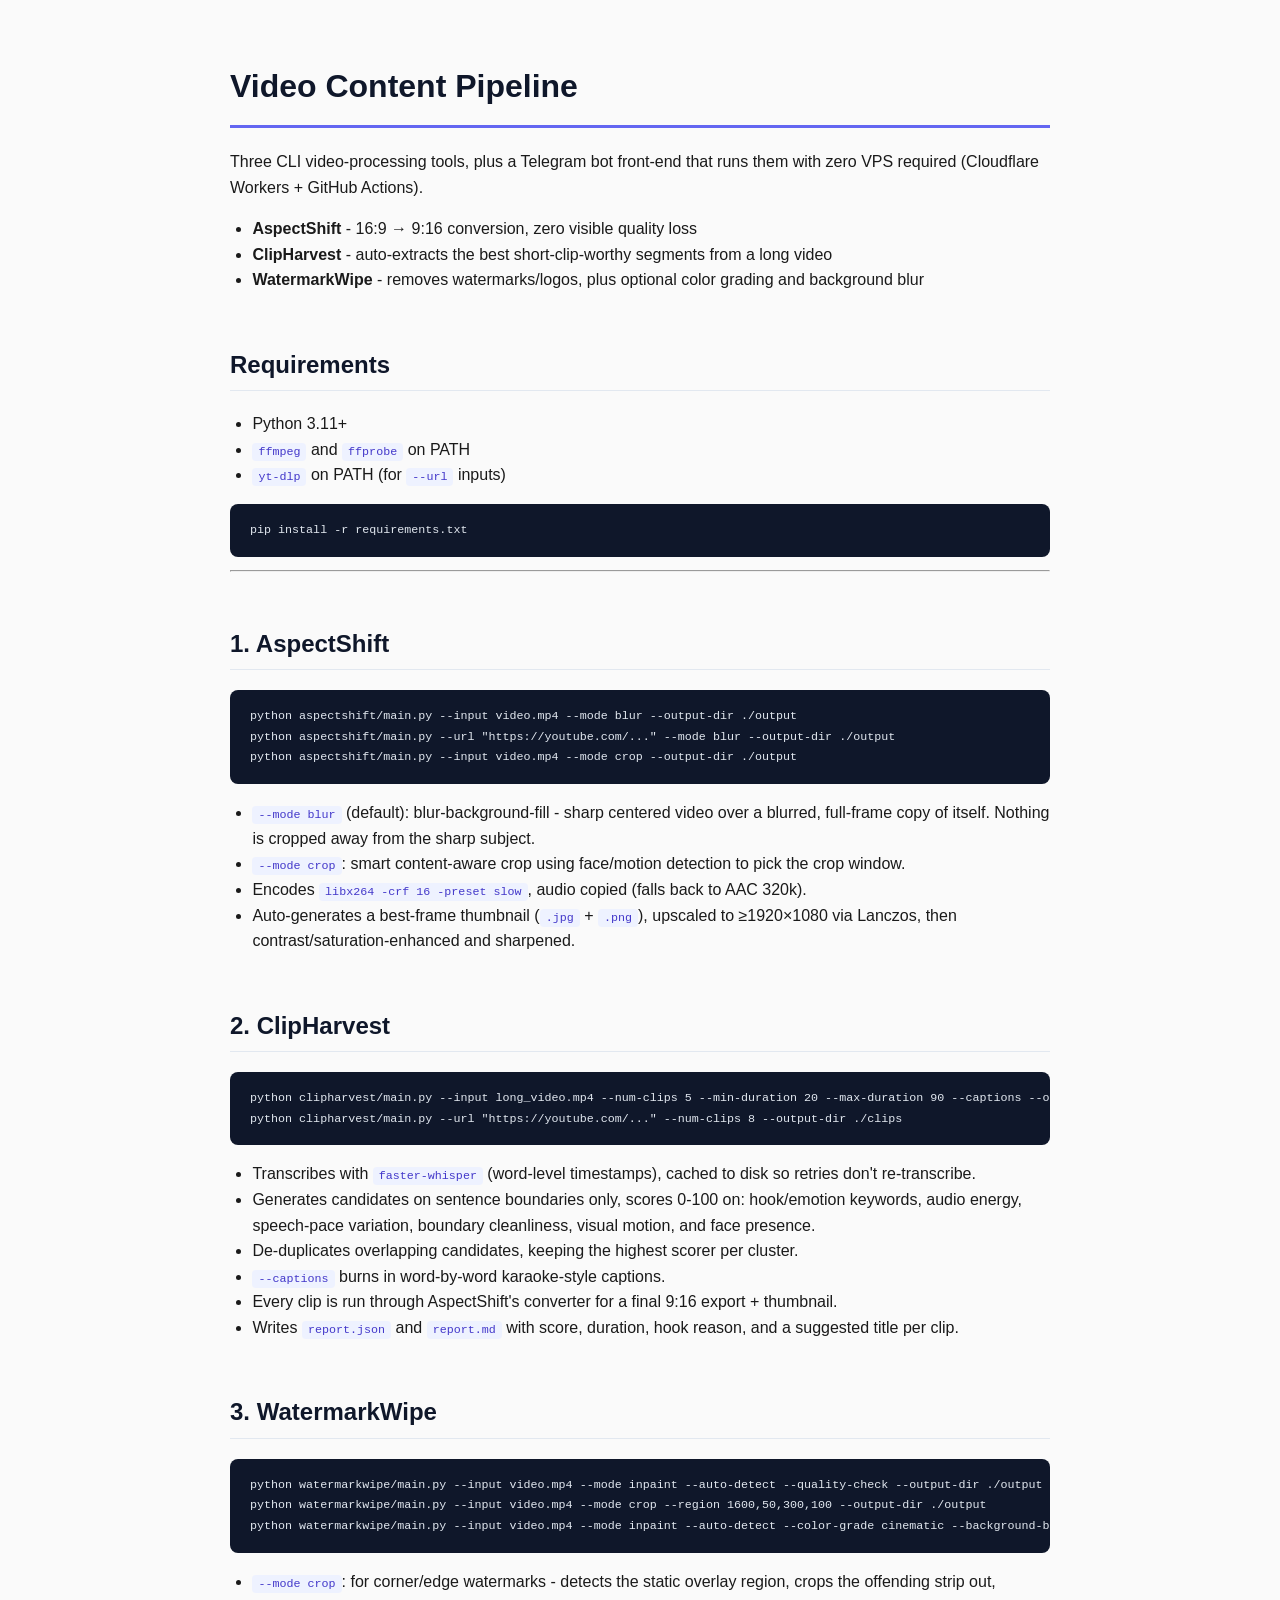
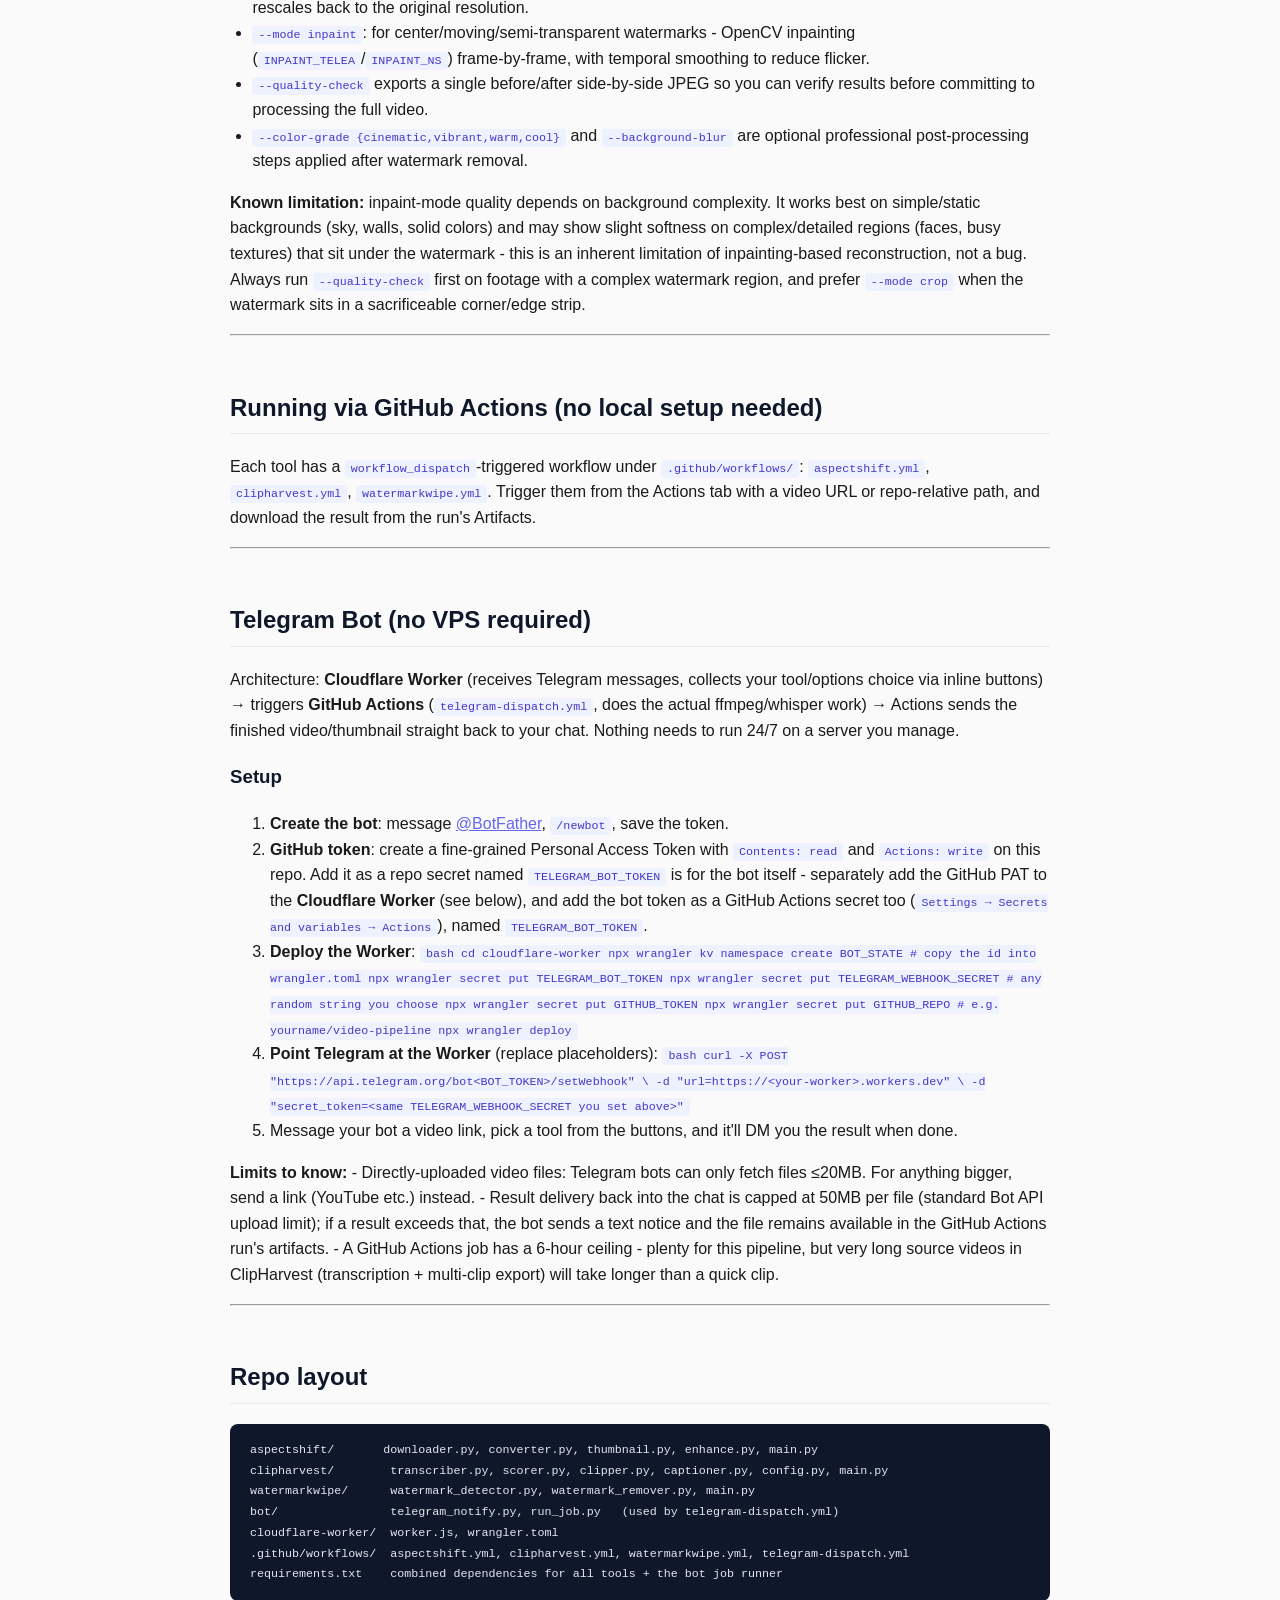
<file: docs/index.html>
<!DOCTYPE html>
<html lang="en">
<head>
<meta charset="UTF-8">
<meta name="viewport" content="width=device-width, initial-scale=1.0">
<title>Video Content Pipeline — Docs</title>
<style>
  body { font-family: -apple-system, BlinkMacSystemFont, "Segoe UI", Roboto, sans-serif; max-width: 820px; margin: 0 auto; padding: 40px 20px 80px; line-height: 1.6; color: #1a1a1a; background: #fafafa; }
  h1, h2, h3 { color: #0f172a; }
  h1 { border-bottom: 3px solid #6366f1; padding-bottom: 12px; }
  h2 { margin-top: 2.2em; border-bottom: 1px solid #e2e8f0; padding-bottom: 6px; }
  code { background: #eef2ff; color: #4338ca; padding: 2px 6px; border-radius: 4px; font-size: 0.9em; }
  pre { background: #0f172a; color: #e2e8f0; padding: 16px 20px; border-radius: 8px; overflow-x: auto; }
  pre code { background: none; color: inherit; padding: 0; }
  a { color: #6366f1; }
  ul { padding-left: 1.4em; }
</style>
</head>
<body>
<h1>Video Content Pipeline</h1>
<p>Three CLI video-processing tools, plus a Telegram bot front-end that runs them
with zero VPS required (Cloudflare Workers + GitHub Actions).</p>
<ul>
<li><strong>AspectShift</strong> - 16:9 → 9:16 conversion, zero visible quality loss</li>
<li><strong>ClipHarvest</strong> - auto-extracts the best short-clip-worthy segments from a long video</li>
<li><strong>WatermarkWipe</strong> - removes watermarks/logos, plus optional color grading and background blur</li>
</ul>
<h2>Requirements</h2>
<ul>
<li>Python 3.11+</li>
<li><code>ffmpeg</code> and <code>ffprobe</code> on PATH</li>
<li><code>yt-dlp</code> on PATH (for <code>--url</code> inputs)</li>
</ul>
<pre><code class="language-bash">pip install -r requirements.txt
</code></pre>
<hr />
<h2>1. AspectShift</h2>
<pre><code class="language-bash">python aspectshift/main.py --input video.mp4 --mode blur --output-dir ./output
python aspectshift/main.py --url &quot;https://youtube.com/...&quot; --mode blur --output-dir ./output
python aspectshift/main.py --input video.mp4 --mode crop --output-dir ./output
</code></pre>
<ul>
<li><code>--mode blur</code> (default): blur-background-fill - sharp centered video over a blurred, full-frame
  copy of itself. Nothing is cropped away from the sharp subject.</li>
<li><code>--mode crop</code>: smart content-aware crop using face/motion detection to pick the crop window.</li>
<li>Encodes <code>libx264 -crf 16 -preset slow</code>, audio copied (falls back to AAC 320k).</li>
<li>Auto-generates a best-frame thumbnail (<code>.jpg</code> + <code>.png</code>), upscaled to ≥1920×1080 via Lanczos, then
  contrast/saturation-enhanced and sharpened.</li>
</ul>
<h2>2. ClipHarvest</h2>
<pre><code class="language-bash">python clipharvest/main.py --input long_video.mp4 --num-clips 5 --min-duration 20 --max-duration 90 --captions --output-dir ./clips
python clipharvest/main.py --url &quot;https://youtube.com/...&quot; --num-clips 8 --output-dir ./clips
</code></pre>
<ul>
<li>Transcribes with <code>faster-whisper</code> (word-level timestamps), cached to disk so retries don't
  re-transcribe.</li>
<li>Generates candidates on sentence boundaries only, scores 0-100 on: hook/emotion keywords, audio
  energy, speech-pace variation, boundary cleanliness, visual motion, and face presence.</li>
<li>De-duplicates overlapping candidates, keeping the highest scorer per cluster.</li>
<li><code>--captions</code> burns in word-by-word karaoke-style captions.</li>
<li>Every clip is run through AspectShift's converter for a final 9:16 export + thumbnail.</li>
<li>Writes <code>report.json</code> and <code>report.md</code> with score, duration, hook reason, and a suggested title per clip.</li>
</ul>
<h2>3. WatermarkWipe</h2>
<pre><code class="language-bash">python watermarkwipe/main.py --input video.mp4 --mode inpaint --auto-detect --quality-check --output-dir ./output
python watermarkwipe/main.py --input video.mp4 --mode crop --region 1600,50,300,100 --output-dir ./output
python watermarkwipe/main.py --input video.mp4 --mode inpaint --auto-detect --color-grade cinematic --background-blur --output-dir ./output
</code></pre>
<ul>
<li><code>--mode crop</code>: for corner/edge watermarks - detects the static overlay region, crops the offending
  strip out, rescales back to the original resolution.</li>
<li><code>--mode inpaint</code>: for center/moving/semi-transparent watermarks - OpenCV inpainting
  (<code>INPAINT_TELEA</code>/<code>INPAINT_NS</code>) frame-by-frame, with temporal smoothing to reduce flicker.</li>
<li><code>--quality-check</code> exports a single before/after side-by-side JPEG so you can verify results
  before committing to processing the full video.</li>
<li><code>--color-grade {cinematic,vibrant,warm,cool}</code> and <code>--background-blur</code> are optional professional
  post-processing steps applied after watermark removal.</li>
</ul>
<p><strong>Known limitation:</strong> inpaint-mode quality depends on background complexity. It works best on
simple/static backgrounds (sky, walls, solid colors) and may show slight softness on complex/detailed
regions (faces, busy textures) that sit under the watermark - this is an inherent limitation of
inpainting-based reconstruction, not a bug. Always run <code>--quality-check</code> first on footage with a
complex watermark region, and prefer <code>--mode crop</code> when the watermark sits in a sacrificeable
corner/edge strip.</p>
<hr />
<h2>Running via GitHub Actions (no local setup needed)</h2>
<p>Each tool has a <code>workflow_dispatch</code>-triggered workflow under <code>.github/workflows/</code>:
<code>aspectshift.yml</code>, <code>clipharvest.yml</code>, <code>watermarkwipe.yml</code>. Trigger them from the Actions tab with
a video URL or repo-relative path, and download the result from the run's Artifacts.</p>
<hr />
<h2>Telegram Bot (no VPS required)</h2>
<p>Architecture: <strong>Cloudflare Worker</strong> (receives Telegram messages, collects your tool/options choice
via inline buttons) → triggers <strong>GitHub Actions</strong> (<code>telegram-dispatch.yml</code>, does the actual
ffmpeg/whisper work) → Actions sends the finished video/thumbnail straight back to your chat.
Nothing needs to run 24/7 on a server you manage.</p>
<h3>Setup</h3>
<ol>
<li><strong>Create the bot</strong>: message <a href="https://t.me/BotFather">@BotFather</a>, <code>/newbot</code>, save the token.</li>
<li><strong>GitHub token</strong>: create a fine-grained Personal Access Token with <code>Contents: read</code> and
   <code>Actions: write</code> on this repo. Add it as a repo secret named <code>TELEGRAM_BOT_TOKEN</code> is for the
   bot itself - separately add the GitHub PAT to the <strong>Cloudflare Worker</strong> (see below), and add
   the bot token as a GitHub Actions secret too (<code>Settings → Secrets and variables → Actions</code>),
   named <code>TELEGRAM_BOT_TOKEN</code>.</li>
<li><strong>Deploy the Worker</strong>:
   <code>bash
   cd cloudflare-worker
   npx wrangler kv namespace create BOT_STATE   # copy the id into wrangler.toml
   npx wrangler secret put TELEGRAM_BOT_TOKEN
   npx wrangler secret put TELEGRAM_WEBHOOK_SECRET   # any random string you choose
   npx wrangler secret put GITHUB_TOKEN
   npx wrangler secret put GITHUB_REPO               # e.g. yourname/video-pipeline
   npx wrangler deploy</code></li>
<li><strong>Point Telegram at the Worker</strong> (replace placeholders):
   <code>bash
   curl -X POST "https://api.telegram.org/bot&lt;BOT_TOKEN&gt;/setWebhook" \
     -d "url=https://&lt;your-worker&gt;.workers.dev" \
     -d "secret_token=&lt;same TELEGRAM_WEBHOOK_SECRET you set above&gt;"</code></li>
<li>Message your bot a video link, pick a tool from the buttons, and it'll DM you the result when done.</li>
</ol>
<p><strong>Limits to know:</strong>
- Directly-uploaded video files: Telegram bots can only fetch files ≤20MB. For anything bigger,
  send a link (YouTube etc.) instead.
- Result delivery back into the chat is capped at 50MB per file (standard Bot API upload limit); if
  a result exceeds that, the bot sends a text notice and the file remains available in the GitHub
  Actions run's artifacts.
- A GitHub Actions job has a 6-hour ceiling - plenty for this pipeline, but very long source videos
  in ClipHarvest (transcription + multi-clip export) will take longer than a quick clip.</p>
<hr />
<h2>Repo layout</h2>
<pre><code>aspectshift/       downloader.py, converter.py, thumbnail.py, enhance.py, main.py
clipharvest/        transcriber.py, scorer.py, clipper.py, captioner.py, config.py, main.py
watermarkwipe/      watermark_detector.py, watermark_remover.py, main.py
bot/                telegram_notify.py, run_job.py   (used by telegram-dispatch.yml)
cloudflare-worker/  worker.js, wrangler.toml
.github/workflows/  aspectshift.yml, clipharvest.yml, watermarkwipe.yml, telegram-dispatch.yml
requirements.txt    combined dependencies for all tools + the bot job runner
</code></pre>
</body>
</html>
</file>
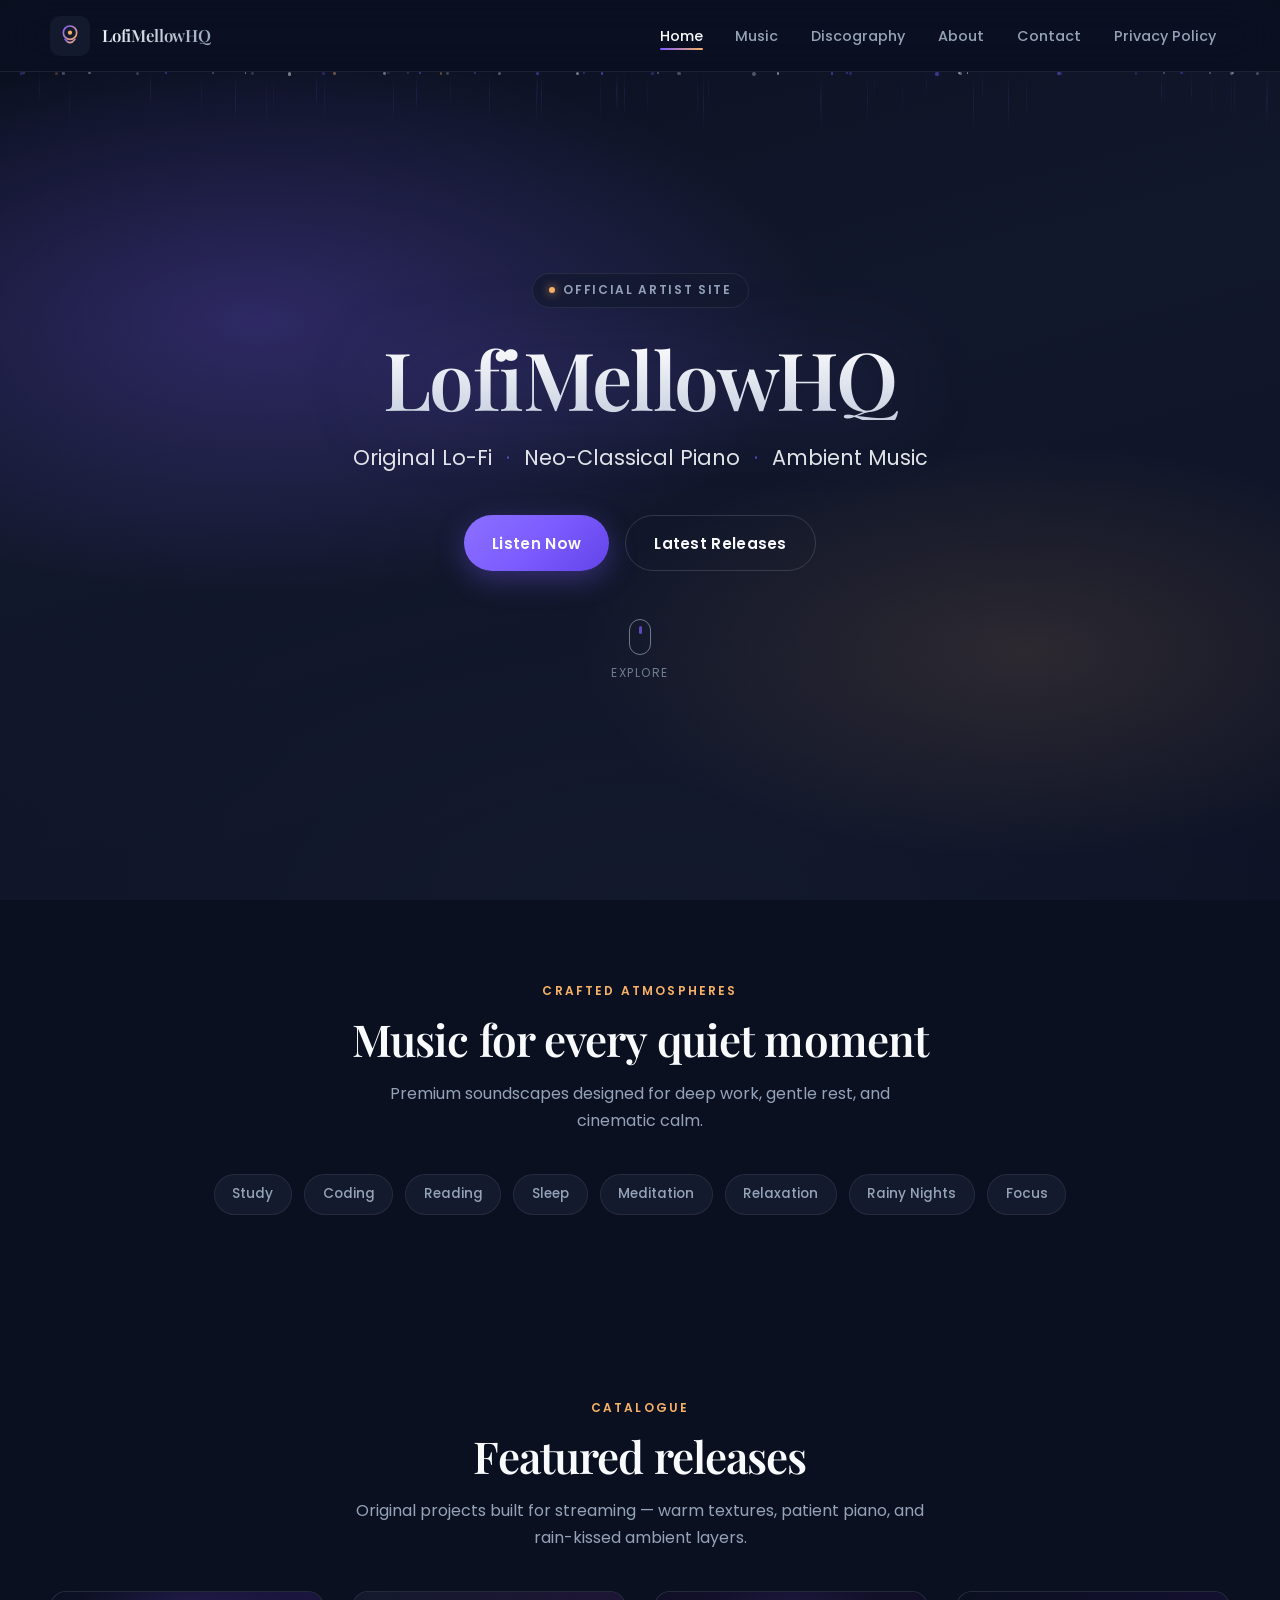
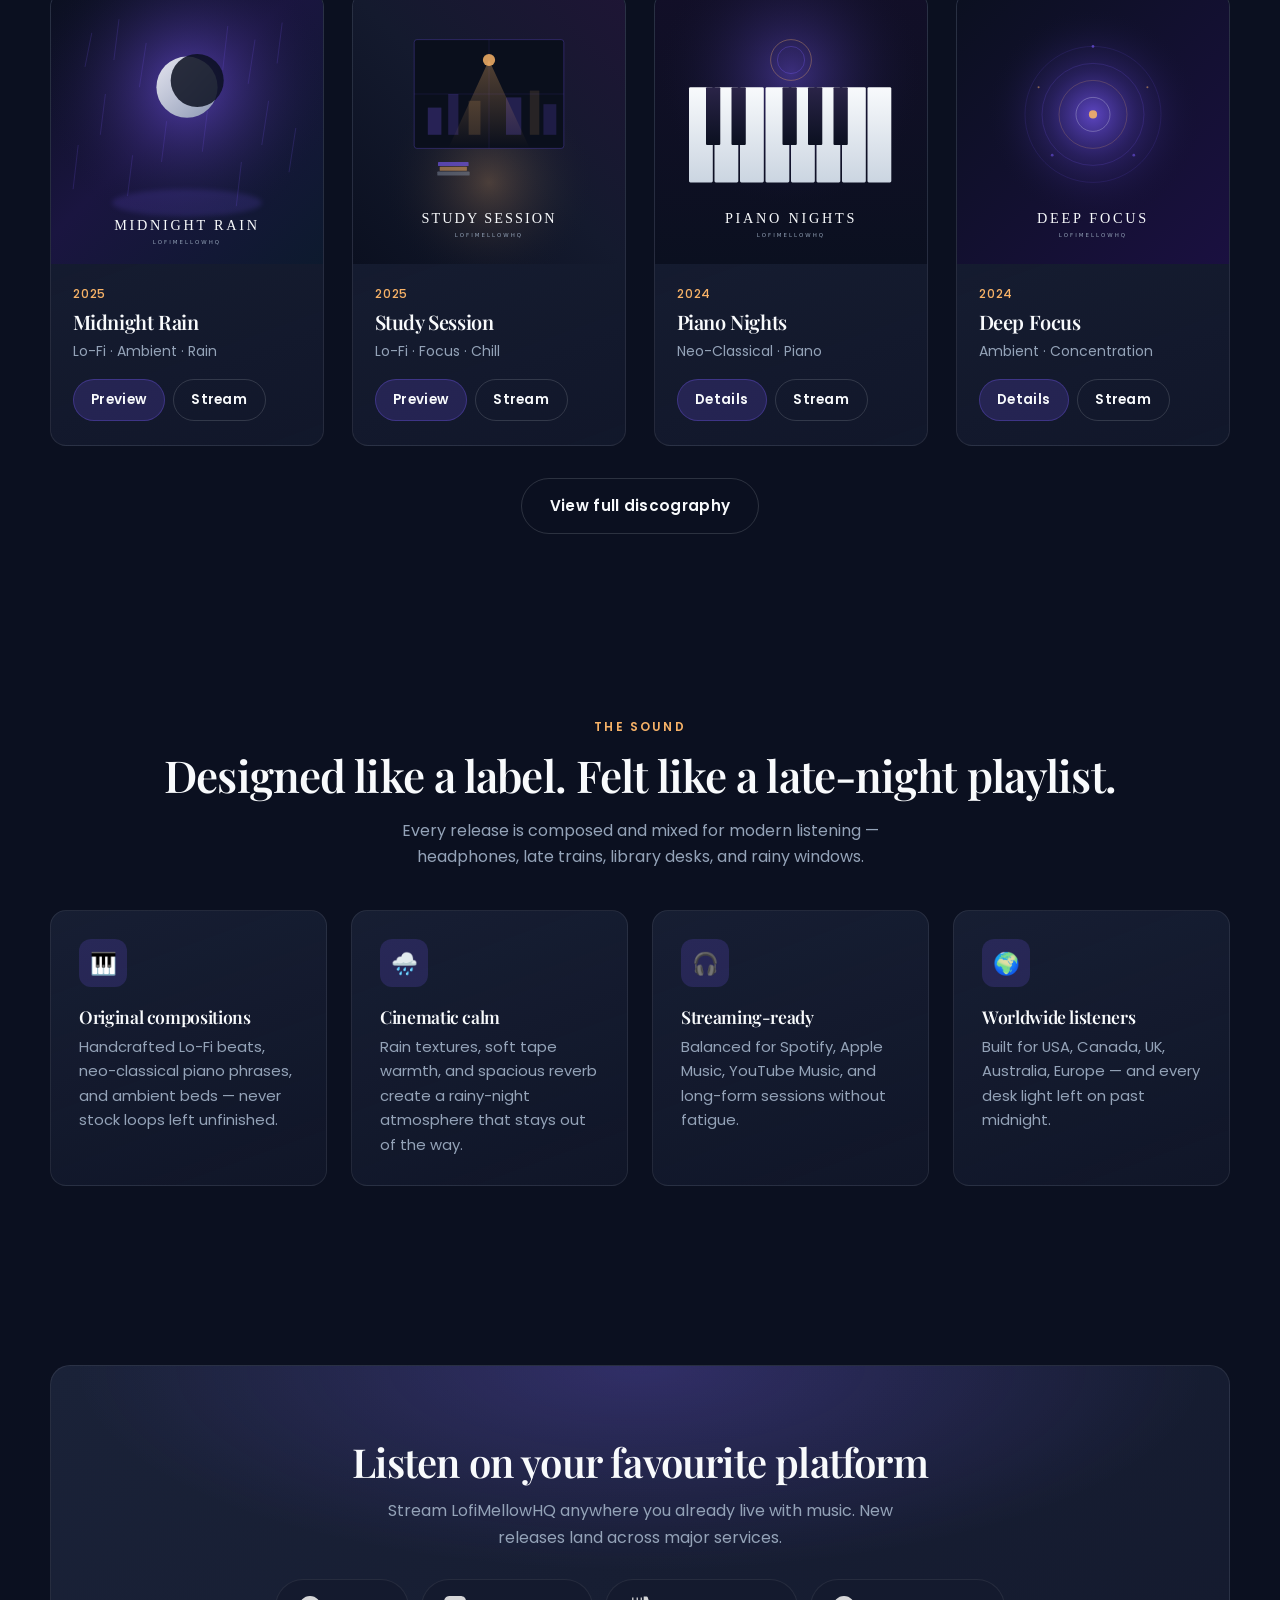
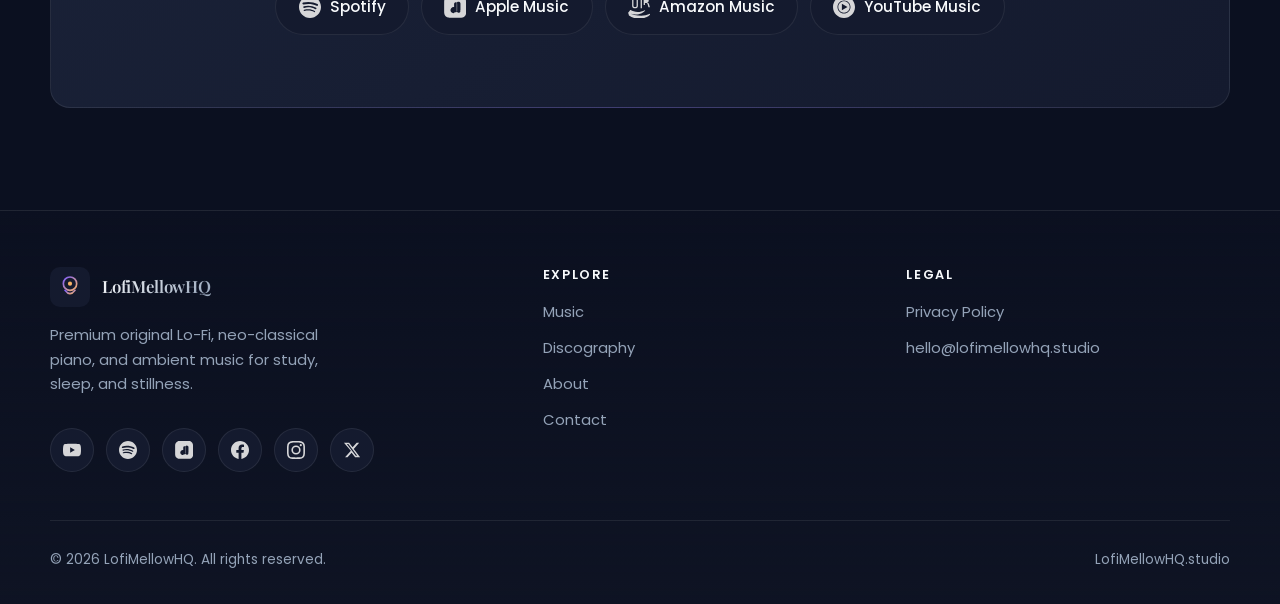
<file: website/index.html>
<!DOCTYPE html>
<html lang="en">
<head>
  <meta charset="UTF-8">
  <meta name="viewport" content="width=device-width, initial-scale=1">
  <meta http-equiv="X-UA-Compatible" content="IE=edge">

  <title>LofiMellowHQ — Original Lo-Fi, Neo-Classical Piano &amp; Ambient Music</title>
  <meta name="description" content="LofiMellowHQ creates premium original Lo-Fi, Neo-Classical Piano, Ambient, Sleep, Rain, Study and Focus music for streaming platforms worldwide.">
  <meta name="keywords" content="lofi music, neo-classical piano, ambient music, study music, sleep music, rain sounds, focus music, LofiMellowHQ, relaxation music">
  <meta name="author" content="LofiMellowHQ">
  <meta name="robots" content="index, follow, max-image-preview:large">
  <meta name="theme-color" content="#0B1020">
  <link rel="canonical" href="https://lofimellowhq.studio/">

  <!-- Open Graph -->
  <meta property="og:type" content="website">
  <meta property="og:site_name" content="LofiMellowHQ">
  <meta property="og:title" content="LofiMellowHQ — Original Lo-Fi, Piano &amp; Ambient Music">
  <meta property="og:description" content="Premium original Lo-Fi, Neo-Classical Piano, Ambient, Sleep and Focus music for study, coding, reading and rest.">
  <meta property="og:url" content="https://lofimellowhq.studio/">
  <meta property="og:image" content="https://lofimellowhq.studio/assets/images/og-image.png">
  <meta property="og:image:width" content="1200">
  <meta property="og:image:height" content="630">
  <meta property="og:locale" content="en_US">

  <!-- Twitter Card -->
  <meta name="twitter:card" content="summary_large_image">
  <meta name="twitter:title" content="LofiMellowHQ — Original Lo-Fi, Piano &amp; Ambient Music">
  <meta name="twitter:description" content="Premium original Lo-Fi, Neo-Classical Piano, Ambient, Sleep and Focus music.">
  <meta name="twitter:image" content="https://lofimellowhq.studio/assets/images/og-image.png">

  <link rel="icon" href="favicon.svg" type="image/svg+xml">
  <link rel="icon" href="favicon.ico" sizes="any">
  <link rel="apple-touch-icon" href="assets/images/logo.svg">

  <link rel="preconnect" href="https://fonts.googleapis.com">
  <link rel="preconnect" href="https://fonts.gstatic.com" crossorigin>
  <link href="https://fonts.googleapis.com/css2?family=Playfair+Display:wght@500;600;700&family=Poppins:wght@300;400;500;600;700&display=swap" rel="stylesheet">

  <link rel="stylesheet" href="style.css">

  <script type="application/ld+json">
  {
    "@context": "https://schema.org",
    "@type": "MusicGroup",
    "name": "LofiMellowHQ",
    "alternateName": "Lofi Mellow HQ",
    "url": "https://lofimellowhq.studio",
    "logo": "https://lofimellowhq.studio/assets/images/logo.svg",
    "image": "https://lofimellowhq.studio/assets/images/og-image.png",
    "description": "LofiMellowHQ creates premium original Lo-Fi, Neo-Classical Piano, Ambient, Relaxation, Sleep, Rain, Study and Focus music for streaming platforms.",
    "genre": ["Lo-Fi", "Neo-Classical", "Ambient", "Instrumental", "Study Music", "Sleep Music"],
    "sameAs": [
      "https://open.spotify.com/",
      "https://music.apple.com/",
      "https://music.youtube.com/",
      "https://www.youtube.com/",
      "https://www.instagram.com/",
      "https://www.facebook.com/",
      "https://x.com/"
    ],
    "email": "hello@lofimellowhq.studio",
    "foundingDate": "2024",
    "areaServed": "Worldwide"
  }
  </script>
</head>
<body>
  <a class="skip-link" href="#main">Skip to main content</a>

  <header class="site-header" role="banner">
    <nav class="nav" aria-label="Primary">
      <a class="logo" href="index.html">
        <img src="assets/images/logo.svg" width="40" height="40" alt="" role="presentation">
        <span class="logo-text">LofiMellowHQ</span>
      </a>

      <button class="nav-toggle" type="button" aria-expanded="false" aria-controls="primary-menu" aria-label="Open menu">
        <span class="nav-toggle-bar" aria-hidden="true"></span>
        <span class="nav-toggle-bar" aria-hidden="true"></span>
        <span class="nav-toggle-bar" aria-hidden="true"></span>
      </button>

      <ul class="nav-menu" id="primary-menu">
        <li><a class="nav-link" href="index.html" aria-current="page">Home</a></li>
        <li><a class="nav-link" href="music.html">Music</a></li>
        <li><a class="nav-link" href="discography.html">Discography</a></li>
        <li><a class="nav-link" href="about.html">About</a></li>
        <li><a class="nav-link" href="contact.html">Contact</a></li>
        <li><a class="nav-link" href="privacy.html">Privacy Policy</a></li>
      </ul>
    </nav>
  </header>

  <main id="main">
    <!-- Hero -->
    <section class="hero" aria-labelledby="hero-title">
      <div class="hero-bg" aria-hidden="true">
        <div class="hero-gradient"></div>
        <div class="hero-particles"></div>
        <div class="hero-rain"></div>
      </div>

      <div class="hero-content">
        <div class="hero-badge">Official Artist Site</div>
        <h1 id="hero-title" class="hero-title">LofiMellowHQ</h1>
        <p class="hero-subtitle">
          <span>Original Lo-Fi</span>
          <span class="sep" aria-hidden="true">·</span>
          <span>Neo-Classical Piano</span>
          <span class="sep" aria-hidden="true">·</span>
          <span>Ambient Music</span>
        </p>
        <div class="btn-group hero-ctas">
          <a class="btn btn--primary" href="music.html">Listen Now</a>
          <a class="btn btn--secondary" href="discography.html">Latest Releases</a>
        </div>
        <a class="hero-scroll" href="#moods" aria-label="Scroll to explore">
          <span class="scroll-indicator" aria-hidden="true"></span>
          Explore
        </a>
      </div>
    </section>

    <!-- Moods -->
    <section id="moods" class="section section--tight" aria-labelledby="moods-title">
      <div class="container text-center">
        <p class="section-label reveal">Crafted atmospheres</p>
        <h2 id="moods-title" class="section-title reveal">Music for every quiet moment</h2>
        <p class="section-intro mx-auto reveal">Premium soundscapes designed for deep work, gentle rest, and cinematic calm.</p>
        <div class="moods reveal">
          <span class="mood-chip">Study</span>
          <span class="mood-chip">Coding</span>
          <span class="mood-chip">Reading</span>
          <span class="mood-chip">Sleep</span>
          <span class="mood-chip">Meditation</span>
          <span class="mood-chip">Relaxation</span>
          <span class="mood-chip">Rainy Nights</span>
          <span class="mood-chip">Focus</span>
        </div>
      </div>
    </section>

    <!-- Featured releases -->
    <section class="section" aria-labelledby="featured-title">
      <div class="container">
        <div class="text-center">
          <p class="section-label reveal">Catalogue</p>
          <h2 id="featured-title" class="section-title reveal">Featured releases</h2>
          <p class="section-intro mx-auto reveal">Original projects built for streaming — warm textures, patient piano, and rain-kissed ambient layers.</p>
        </div>

        <div class="album-grid">
          <article class="album-card reveal">
            <div class="album-cover">
              <img src="assets/covers/midnight-rain.svg" alt="Midnight Rain album cover" width="400" height="400" loading="lazy">
              <div class="album-overlay" aria-hidden="true">
                <span class="play-badge">
                  <svg viewBox="0 0 24 24" aria-hidden="true"><path d="M8 5v14l11-7z"/></svg>
                </span>
              </div>
            </div>
            <div class="album-body">
              <p class="album-year">2025</p>
              <h3 class="album-title">Midnight Rain</h3>
              <p class="album-meta">Lo-Fi · Ambient · Rain</p>
              <div class="album-actions">
                <a class="btn btn--ghost btn--sm" href="music.html#player">Preview</a>
                <a class="btn btn--secondary btn--sm" href="music.html">Stream</a>
              </div>
            </div>
          </article>

          <article class="album-card reveal reveal-delay-1">
            <div class="album-cover">
              <img src="assets/covers/study-session.svg" alt="Study Session album cover" width="400" height="400" loading="lazy">
              <div class="album-overlay" aria-hidden="true">
                <span class="play-badge">
                  <svg viewBox="0 0 24 24" aria-hidden="true"><path d="M8 5v14l11-7z"/></svg>
                </span>
              </div>
            </div>
            <div class="album-body">
              <p class="album-year">2025</p>
              <h3 class="album-title">Study Session</h3>
              <p class="album-meta">Lo-Fi · Focus · Chill</p>
              <div class="album-actions">
                <a class="btn btn--ghost btn--sm" href="music.html#player">Preview</a>
                <a class="btn btn--secondary btn--sm" href="music.html">Stream</a>
              </div>
            </div>
          </article>

          <article class="album-card reveal reveal-delay-2">
            <div class="album-cover">
              <img src="assets/covers/piano-nights.svg" alt="Piano Nights album cover" width="400" height="400" loading="lazy">
              <div class="album-overlay" aria-hidden="true">
                <span class="play-badge">
                  <svg viewBox="0 0 24 24" aria-hidden="true"><path d="M8 5v14l11-7z"/></svg>
                </span>
              </div>
            </div>
            <div class="album-body">
              <p class="album-year">2024</p>
              <h3 class="album-title">Piano Nights</h3>
              <p class="album-meta">Neo-Classical · Piano</p>
              <div class="album-actions">
                <a class="btn btn--ghost btn--sm" href="discography.html">Details</a>
                <a class="btn btn--secondary btn--sm" href="music.html">Stream</a>
              </div>
            </div>
          </article>

          <article class="album-card reveal reveal-delay-3">
            <div class="album-cover">
              <img src="assets/covers/deep-focus.svg" alt="Deep Focus album cover" width="400" height="400" loading="lazy">
              <div class="album-overlay" aria-hidden="true">
                <span class="play-badge">
                  <svg viewBox="0 0 24 24" aria-hidden="true"><path d="M8 5v14l11-7z"/></svg>
                </span>
              </div>
            </div>
            <div class="album-body">
              <p class="album-year">2024</p>
              <h3 class="album-title">Deep Focus</h3>
              <p class="album-meta">Ambient · Concentration</p>
              <div class="album-actions">
                <a class="btn btn--ghost btn--sm" href="discography.html">Details</a>
                <a class="btn btn--secondary btn--sm" href="music.html">Stream</a>
              </div>
            </div>
          </article>
        </div>

        <div class="text-center mt-4 reveal">
          <a class="btn btn--secondary" href="discography.html">View full discography</a>
        </div>
      </div>
    </section>

    <!-- Why -->
    <section class="section section--tight" aria-labelledby="why-title">
      <div class="container">
        <div class="text-center">
          <p class="section-label reveal">The sound</p>
          <h2 id="why-title" class="section-title reveal">Designed like a label. Felt like a late-night playlist.</h2>
          <p class="section-intro mx-auto reveal">Every release is composed and mixed for modern listening — headphones, late trains, library desks, and rainy windows.</p>
        </div>
        <div class="feature-grid">
          <article class="feature-card reveal">
            <div class="feature-icon" aria-hidden="true">🎹</div>
            <h3>Original compositions</h3>
            <p>Handcrafted Lo-Fi beats, neo-classical piano phrases, and ambient beds — never stock loops left unfinished.</p>
          </article>
          <article class="feature-card reveal reveal-delay-1">
            <div class="feature-icon" aria-hidden="true">🌧️</div>
            <h3>Cinematic calm</h3>
            <p>Rain textures, soft tape warmth, and spacious reverb create a rainy-night atmosphere that stays out of the way.</p>
          </article>
          <article class="feature-card reveal reveal-delay-2">
            <div class="feature-icon" aria-hidden="true">🎧</div>
            <h3>Streaming-ready</h3>
            <p>Balanced for Spotify, Apple Music, YouTube Music, and long-form sessions without fatigue.</p>
          </article>
          <article class="feature-card reveal reveal-delay-3">
            <div class="feature-icon" aria-hidden="true">🌍</div>
            <h3>Worldwide listeners</h3>
            <p>Built for USA, Canada, UK, Australia, Europe — and every desk light left on past midnight.</p>
          </article>
        </div>
      </div>
    </section>

    <!-- Stream CTA -->
    <section class="section" aria-labelledby="stream-title">
      <div class="container">
        <div class="cta-banner reveal">
          <h2 id="stream-title">Listen on your favourite platform</h2>
          <p>Stream LofiMellowHQ anywhere you already live with music. New releases land across major services.</p>
          <div class="stream-links" style="justify-content: center;">
            <a class="stream-btn stream-btn--lg" href="https://open.spotify.com/" target="_blank" rel="noopener noreferrer" aria-label="Listen on Spotify">
              <img src="assets/icons/spotify.svg" alt="" width="22" height="22"> Spotify
            </a>
            <a class="stream-btn stream-btn--lg" href="https://music.apple.com/" target="_blank" rel="noopener noreferrer" aria-label="Listen on Apple Music">
              <img src="assets/icons/apple-music.svg" alt="" width="22" height="22"> Apple Music
            </a>
            <a class="stream-btn stream-btn--lg" href="https://music.amazon.com/" target="_blank" rel="noopener noreferrer" aria-label="Listen on Amazon Music">
              <img src="assets/icons/amazon-music.svg" alt="" width="22" height="22"> Amazon Music
            </a>
            <a class="stream-btn stream-btn--lg" href="https://music.youtube.com/" target="_blank" rel="noopener noreferrer" aria-label="Listen on YouTube Music">
              <img src="assets/icons/youtube-music.svg" alt="" width="22" height="22"> YouTube Music
            </a>
          </div>
        </div>
      </div>
    </section>
  </main>

  <footer class="site-footer" role="contentinfo">
    <div class="container">
      <div class="footer-grid">
        <div class="footer-brand">
          <a class="logo" href="index.html">
            <img src="assets/images/logo.svg" width="40" height="40" alt="" role="presentation">
            <span class="logo-text">LofiMellowHQ</span>
          </a>
          <p>Premium original Lo-Fi, neo-classical piano, and ambient music for study, sleep, and stillness.</p>
          <div class="social-row">
            <a class="social-link" href="https://www.youtube.com/" target="_blank" rel="noopener noreferrer" aria-label="YouTube">
              <img src="assets/icons/youtube.svg" alt="" width="18" height="18">
            </a>
            <a class="social-link" href="https://open.spotify.com/" target="_blank" rel="noopener noreferrer" aria-label="Spotify">
              <img src="assets/icons/spotify.svg" alt="" width="18" height="18">
            </a>
            <a class="social-link" href="https://music.apple.com/" target="_blank" rel="noopener noreferrer" aria-label="Apple Music">
              <img src="assets/icons/apple-music.svg" alt="" width="18" height="18">
            </a>
            <a class="social-link" href="https://www.facebook.com/" target="_blank" rel="noopener noreferrer" aria-label="Facebook">
              <img src="assets/icons/facebook.svg" alt="" width="18" height="18">
            </a>
            <a class="social-link" href="https://www.instagram.com/" target="_blank" rel="noopener noreferrer" aria-label="Instagram">
              <img src="assets/icons/instagram.svg" alt="" width="18" height="18">
            </a>
            <a class="social-link" href="https://x.com/" target="_blank" rel="noopener noreferrer" aria-label="X">
              <img src="assets/icons/x.svg" alt="" width="18" height="18">
            </a>
          </div>
        </div>
        <div>
          <h2 class="footer-heading">Explore</h2>
          <ul class="footer-links">
            <li><a href="music.html">Music</a></li>
            <li><a href="discography.html">Discography</a></li>
            <li><a href="about.html">About</a></li>
            <li><a href="contact.html">Contact</a></li>
          </ul>
        </div>
        <div>
          <h2 class="footer-heading">Legal</h2>
          <ul class="footer-links">
            <li><a href="privacy.html">Privacy Policy</a></li>
            <li><a href="mailto:hello@lofimellowhq.studio">hello@lofimellowhq.studio</a></li>
          </ul>
        </div>
      </div>
      <div class="footer-bottom">
        <p>&copy; <span data-year>2026</span> LofiMellowHQ. All rights reserved.</p>
        <p><a href="https://lofimellowhq.studio">LofiMellowHQ.studio</a></p>
      </div>
    </div>
  </footer>

  <script src="script.js" defer></script>
</body>
</html>
</file>
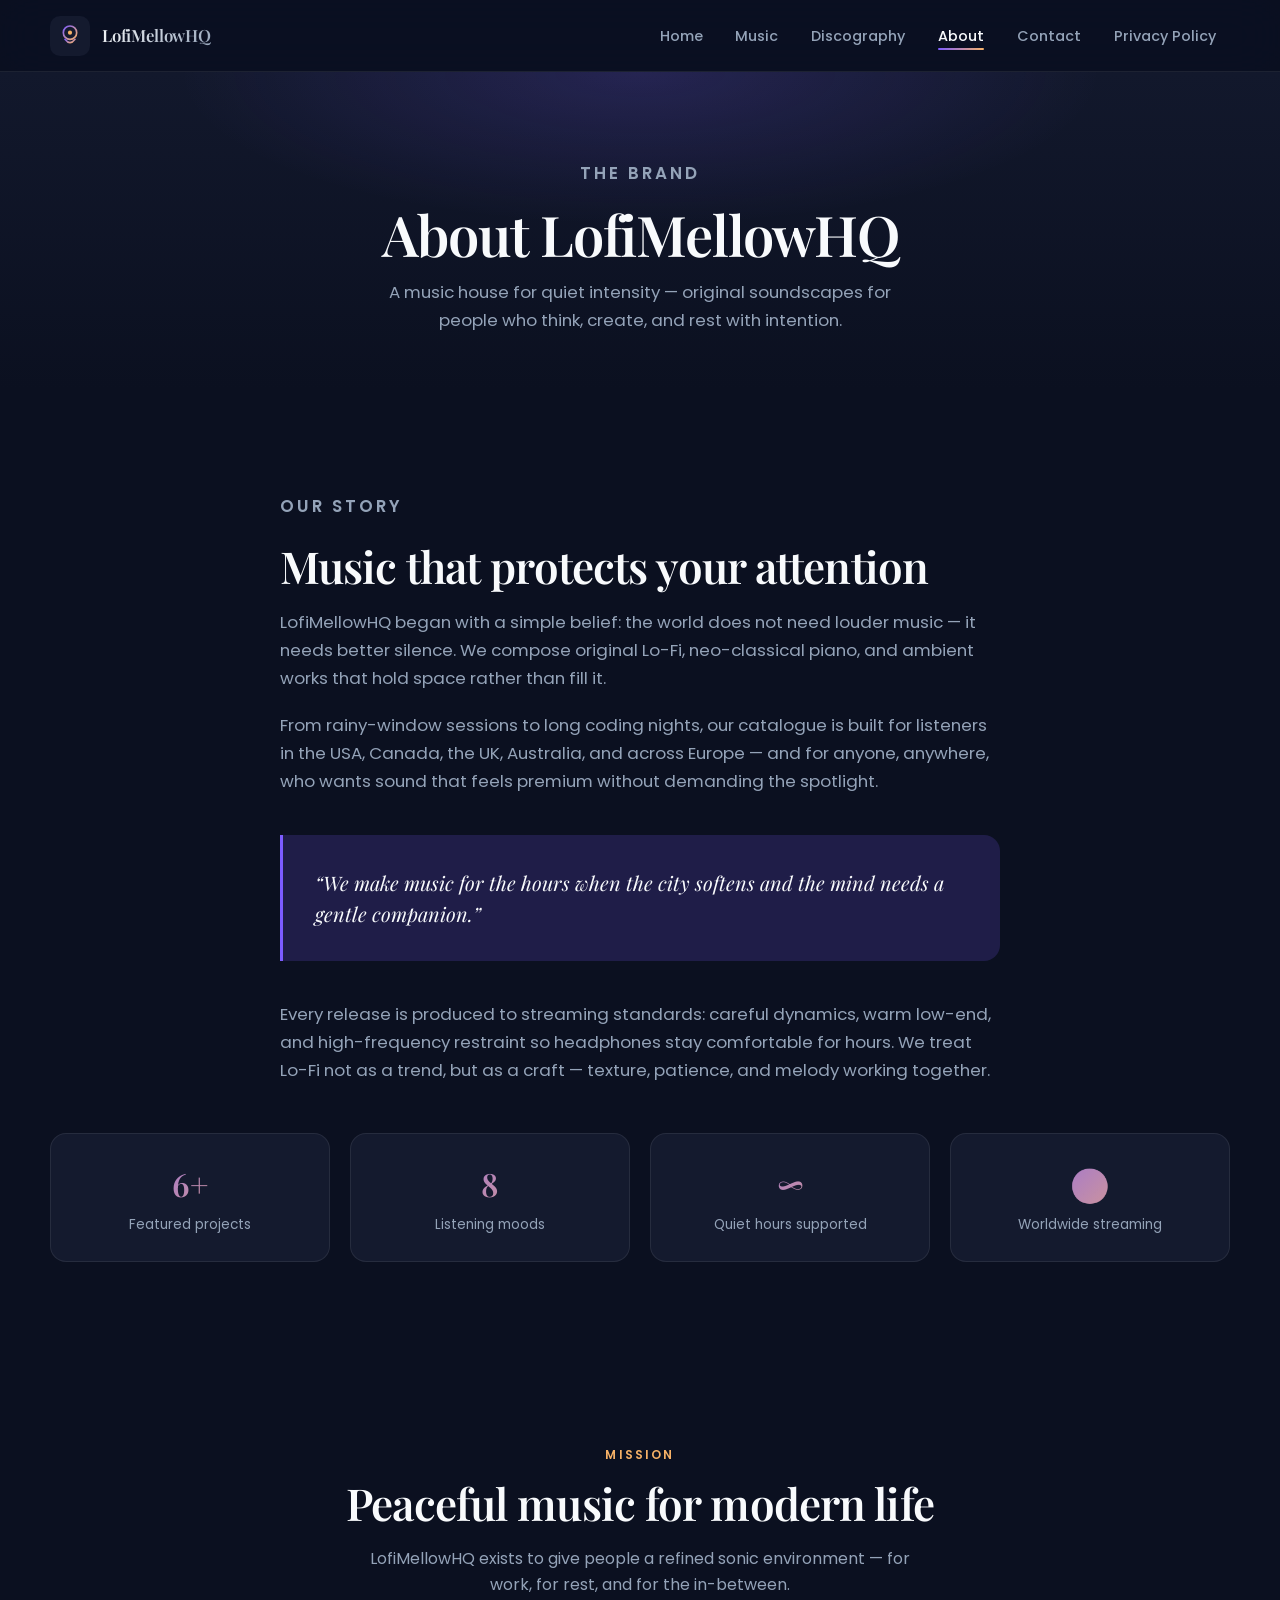
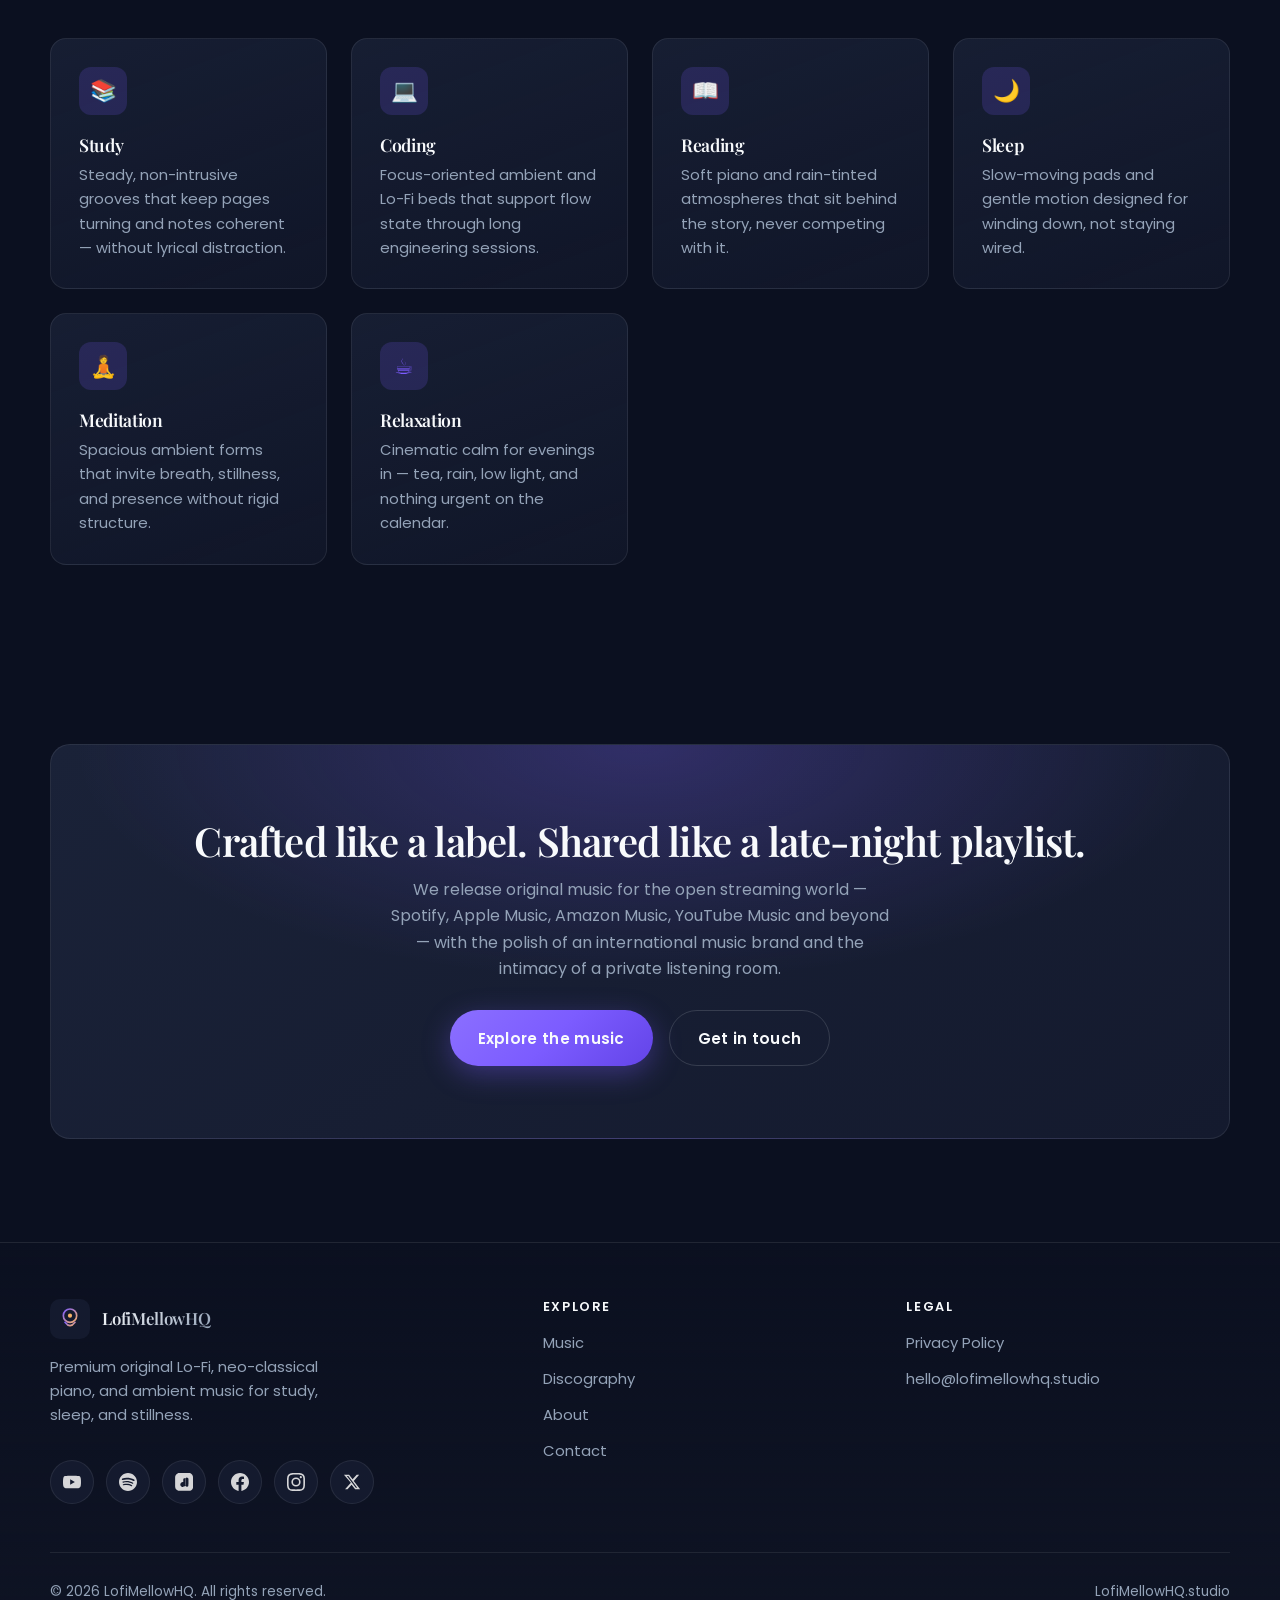
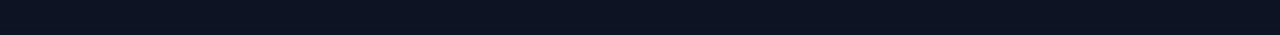
<file: website/about.html>
<!DOCTYPE html>
<html lang="en">
<head>
  <meta charset="UTF-8">
  <meta name="viewport" content="width=device-width, initial-scale=1">
  <meta http-equiv="X-UA-Compatible" content="IE=edge">

  <title>About LofiMellowHQ — Brand Story &amp; Mission</title>
  <meta name="description" content="Learn about LofiMellowHQ — a premium music brand creating original Lo-Fi, neo-classical piano and ambient music for study, coding, reading, sleep, meditation and relaxation.">
  <meta name="robots" content="index, follow">
  <meta name="theme-color" content="#0B1020">
  <link rel="canonical" href="https://lofimellowhq.studio/about.html">

  <meta property="og:type" content="profile">
  <meta property="og:site_name" content="LofiMellowHQ">
  <meta property="og:title" content="About LofiMellowHQ">
  <meta property="og:description" content="The story and mission behind premium Lo-Fi, piano and ambient music for peaceful listening.">
  <meta property="og:url" content="https://lofimellowhq.studio/about.html">
  <meta property="og:image" content="https://lofimellowhq.studio/assets/images/og-image.png">

  <meta name="twitter:card" content="summary_large_image">
  <meta name="twitter:title" content="About LofiMellowHQ">
  <meta name="twitter:description" content="The story and mission behind premium Lo-Fi, piano and ambient music.">
  <meta name="twitter:image" content="https://lofimellowhq.studio/assets/images/og-image.png">

  <link rel="icon" href="favicon.svg" type="image/svg+xml">
  <link rel="icon" href="favicon.ico" sizes="any">

  <link rel="preconnect" href="https://fonts.googleapis.com">
  <link rel="preconnect" href="https://fonts.gstatic.com" crossorigin>
  <link href="https://fonts.googleapis.com/css2?family=Playfair+Display:wght@500;600;700&family=Poppins:wght@300;400;500;600;700&display=swap" rel="stylesheet">
  <link rel="stylesheet" href="style.css">

  <script type="application/ld+json">
  {
    "@context": "https://schema.org",
    "@type": "MusicGroup",
    "name": "LofiMellowHQ",
    "url": "https://lofimellowhq.studio",
    "description": "LofiMellowHQ creates premium original Lo-Fi, Neo-Classical Piano, Ambient, Relaxation, Sleep, Rain, Study and Focus music for streaming platforms.",
    "foundingDate": "2024",
    "genre": ["Lo-Fi", "Neo-Classical", "Ambient"]
  }
  </script>
</head>
<body>
  <a class="skip-link" href="#main">Skip to main content</a>

  <header class="site-header" role="banner">
    <nav class="nav" aria-label="Primary">
      <a class="logo" href="index.html">
        <img src="assets/images/logo.svg" width="40" height="40" alt="" role="presentation">
        <span class="logo-text">LofiMellowHQ</span>
      </a>
      <button class="nav-toggle" type="button" aria-expanded="false" aria-controls="primary-menu" aria-label="Open menu">
        <span class="nav-toggle-bar" aria-hidden="true"></span>
        <span class="nav-toggle-bar" aria-hidden="true"></span>
        <span class="nav-toggle-bar" aria-hidden="true"></span>
      </button>
      <ul class="nav-menu" id="primary-menu">
        <li><a class="nav-link" href="index.html">Home</a></li>
        <li><a class="nav-link" href="music.html">Music</a></li>
        <li><a class="nav-link" href="discography.html">Discography</a></li>
        <li><a class="nav-link" href="about.html" aria-current="page">About</a></li>
        <li><a class="nav-link" href="contact.html">Contact</a></li>
        <li><a class="nav-link" href="privacy.html">Privacy Policy</a></li>
      </ul>
    </nav>
  </header>

  <main id="main">
    <header class="page-hero">
      <div class="container">
        <p class="section-label">The brand</p>
        <h1>About LofiMellowHQ</h1>
        <p>A music house for quiet intensity — original soundscapes for people who think, create, and rest with intention.</p>
      </div>
    </header>

    <section class="section" aria-labelledby="story-title">
      <div class="container">
        <div class="about-story reveal">
          <p class="section-label">Our story</p>
          <h2 id="story-title" class="section-title">Music that protects your attention</h2>
          <p>
            LofiMellowHQ began with a simple belief: the world does not need louder music — it needs better silence.
            We compose original Lo-Fi, neo-classical piano, and ambient works that hold space rather than fill it.
          </p>
          <p>
            From rainy-window sessions to long coding nights, our catalogue is built for listeners in the USA, Canada,
            the UK, Australia, and across Europe — and for anyone, anywhere, who wants sound that feels premium without
            demanding the spotlight.
          </p>
          <div class="about-highlight">
            <p>“We make music for the hours when the city softens and the mind needs a gentle companion.”</p>
          </div>
          <p>
            Every release is produced to streaming standards: careful dynamics, warm low-end, and high-frequency restraint
            so headphones stay comfortable for hours. We treat Lo-Fi not as a trend, but as a craft — texture, patience,
            and melody working together.
          </p>
        </div>

        <div class="stats-row reveal">
          <div class="stat-card">
            <div class="stat-value">6+</div>
            <div class="stat-label">Featured projects</div>
          </div>
          <div class="stat-card">
            <div class="stat-value">8</div>
            <div class="stat-label">Listening moods</div>
          </div>
          <div class="stat-card">
            <div class="stat-value">∞</div>
            <div class="stat-label">Quiet hours supported</div>
          </div>
          <div class="stat-card">
            <div class="stat-value">🌍</div>
            <div class="stat-label">Worldwide streaming</div>
          </div>
        </div>
      </div>
    </section>

    <section class="section section--tight" aria-labelledby="mission-title">
      <div class="container">
        <div class="text-center">
          <p class="section-label reveal">Mission</p>
          <h2 id="mission-title" class="section-title reveal">Peaceful music for modern life</h2>
          <p class="section-intro mx-auto reveal">
            LofiMellowHQ exists to give people a refined sonic environment — for work, for rest, and for the in-between.
          </p>
        </div>

        <div class="feature-grid">
          <article class="feature-card reveal">
            <div class="feature-icon" aria-hidden="true">📚</div>
            <h3>Study</h3>
            <p>Steady, non-intrusive grooves that keep pages turning and notes coherent — without lyrical distraction.</p>
          </article>
          <article class="feature-card reveal reveal-delay-1">
            <div class="feature-icon" aria-hidden="true">💻</div>
            <h3>Coding</h3>
            <p>Focus-oriented ambient and Lo-Fi beds that support flow state through long engineering sessions.</p>
          </article>
          <article class="feature-card reveal reveal-delay-2">
            <div class="feature-icon" aria-hidden="true">📖</div>
            <h3>Reading</h3>
            <p>Soft piano and rain-tinted atmospheres that sit behind the story, never competing with it.</p>
          </article>
          <article class="feature-card reveal reveal-delay-3">
            <div class="feature-icon" aria-hidden="true">🌙</div>
            <h3>Sleep</h3>
            <p>Slow-moving pads and gentle motion designed for winding down, not staying wired.</p>
          </article>
          <article class="feature-card reveal">
            <div class="feature-icon" aria-hidden="true">🧘</div>
            <h3>Meditation</h3>
            <p>Spacious ambient forms that invite breath, stillness, and presence without rigid structure.</p>
          </article>
          <article class="feature-card reveal reveal-delay-1">
            <div class="feature-icon" aria-hidden="true">☕</div>
            <h3>Relaxation</h3>
            <p>Cinematic calm for evenings in — tea, rain, low light, and nothing urgent on the calendar.</p>
          </article>
        </div>
      </div>
    </section>

    <section class="section" aria-labelledby="values-title">
      <div class="container">
        <div class="cta-banner reveal">
          <h2 id="values-title">Crafted like a label. Shared like a late-night playlist.</h2>
          <p>
            We release original music for the open streaming world — Spotify, Apple Music, Amazon Music, YouTube Music and beyond —
            with the polish of an international music brand and the intimacy of a private listening room.
          </p>
          <div class="btn-group" style="justify-content: center;">
            <a class="btn btn--primary" href="music.html">Explore the music</a>
            <a class="btn btn--secondary" href="contact.html">Get in touch</a>
          </div>
        </div>
      </div>
    </section>
  </main>

  <footer class="site-footer" role="contentinfo">
    <div class="container">
      <div class="footer-grid">
        <div class="footer-brand">
          <a class="logo" href="index.html">
            <img src="assets/images/logo.svg" width="40" height="40" alt="" role="presentation">
            <span class="logo-text">LofiMellowHQ</span>
          </a>
          <p>Premium original Lo-Fi, neo-classical piano, and ambient music for study, sleep, and stillness.</p>
          <div class="social-row">
            <a class="social-link" href="https://www.youtube.com/" target="_blank" rel="noopener noreferrer" aria-label="YouTube"><img src="assets/icons/youtube.svg" alt="" width="18" height="18"></a>
            <a class="social-link" href="https://open.spotify.com/" target="_blank" rel="noopener noreferrer" aria-label="Spotify"><img src="assets/icons/spotify.svg" alt="" width="18" height="18"></a>
            <a class="social-link" href="https://music.apple.com/" target="_blank" rel="noopener noreferrer" aria-label="Apple Music"><img src="assets/icons/apple-music.svg" alt="" width="18" height="18"></a>
            <a class="social-link" href="https://www.facebook.com/" target="_blank" rel="noopener noreferrer" aria-label="Facebook"><img src="assets/icons/facebook.svg" alt="" width="18" height="18"></a>
            <a class="social-link" href="https://www.instagram.com/" target="_blank" rel="noopener noreferrer" aria-label="Instagram"><img src="assets/icons/instagram.svg" alt="" width="18" height="18"></a>
            <a class="social-link" href="https://x.com/" target="_blank" rel="noopener noreferrer" aria-label="X"><img src="assets/icons/x.svg" alt="" width="18" height="18"></a>
          </div>
        </div>
        <div>
          <h2 class="footer-heading">Explore</h2>
          <ul class="footer-links">
            <li><a href="music.html">Music</a></li>
            <li><a href="discography.html">Discography</a></li>
            <li><a href="about.html">About</a></li>
            <li><a href="contact.html">Contact</a></li>
          </ul>
        </div>
        <div>
          <h2 class="footer-heading">Legal</h2>
          <ul class="footer-links">
            <li><a href="privacy.html">Privacy Policy</a></li>
            <li><a href="mailto:hello@lofimellowhq.studio">hello@lofimellowhq.studio</a></li>
          </ul>
        </div>
      </div>
      <div class="footer-bottom">
        <p>&copy; <span data-year>2026</span> LofiMellowHQ. All rights reserved.</p>
        <p><a href="https://lofimellowhq.studio">LofiMellowHQ.studio</a></p>
      </div>
    </div>
  </footer>

  <script src="script.js" defer></script>
</body>
</html>
</file>
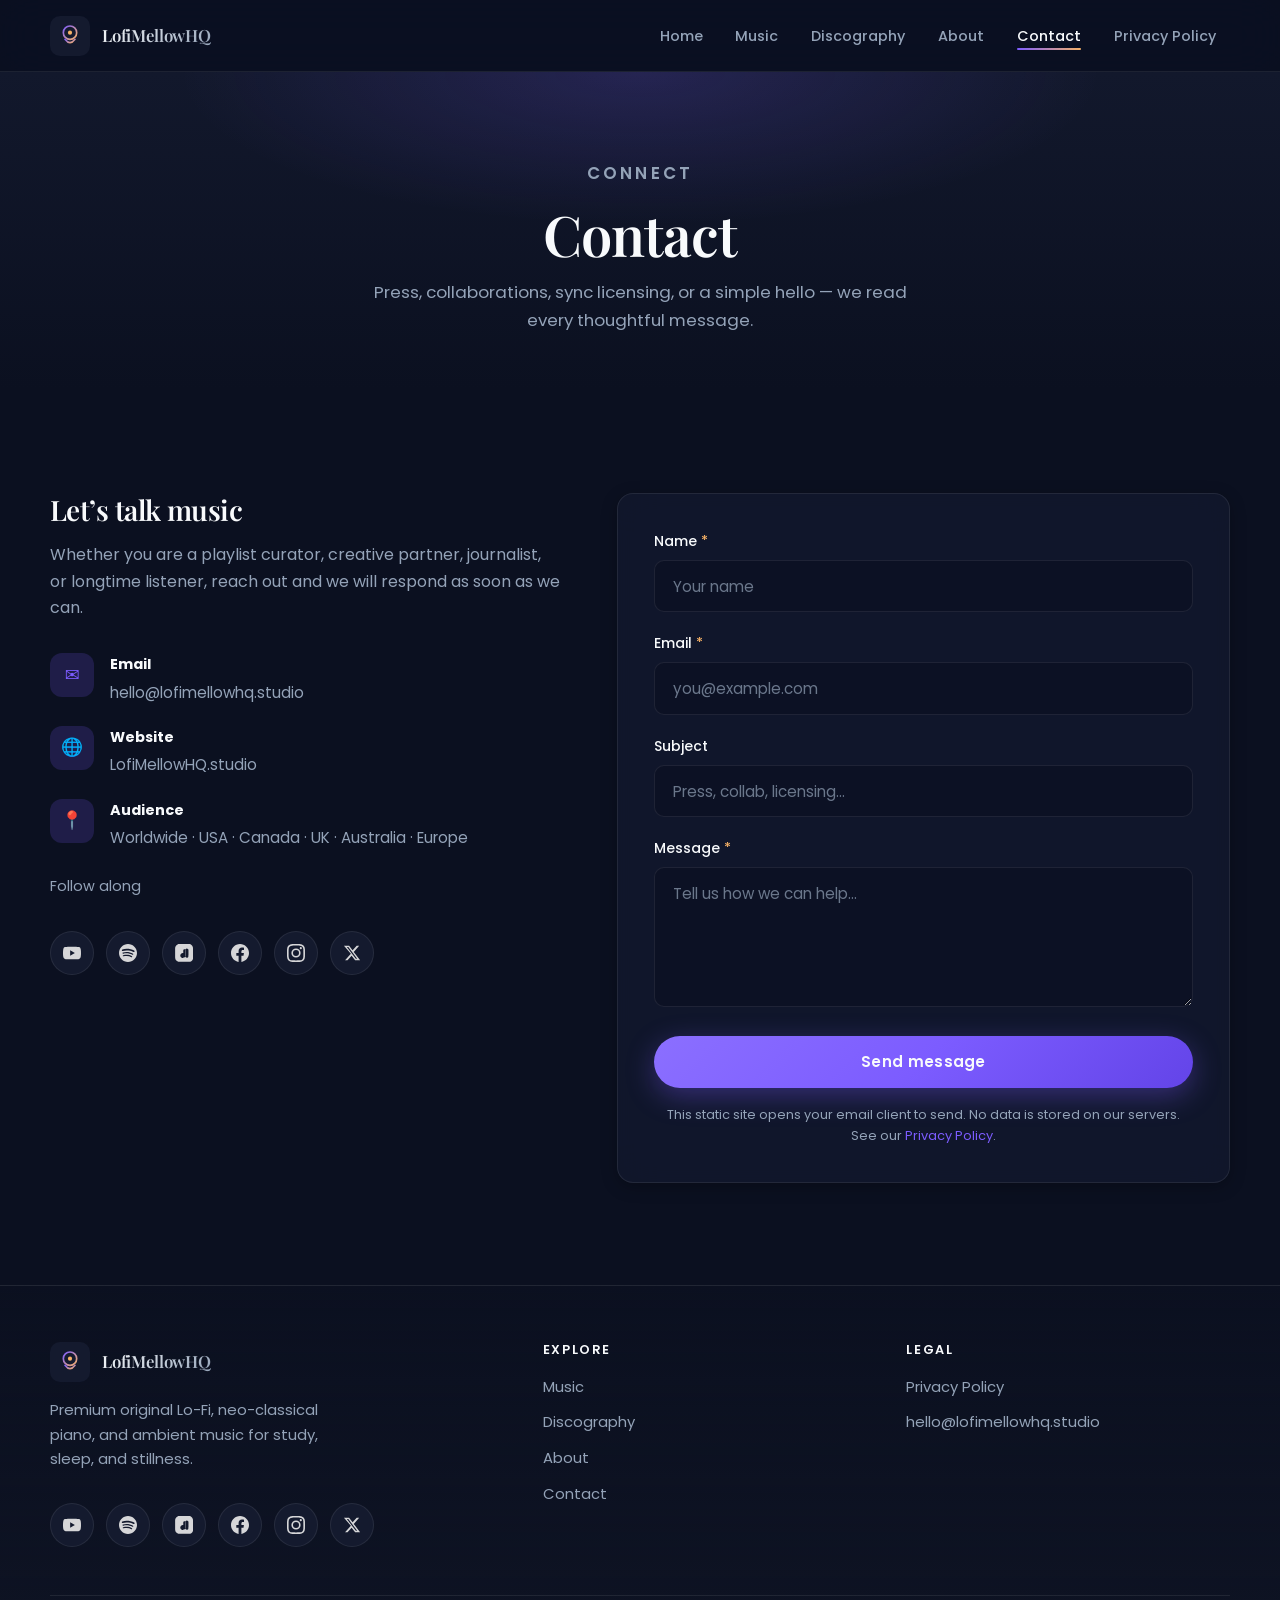
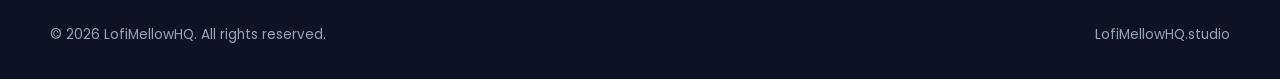
<file: website/contact.html>
<!DOCTYPE html>
<html lang="en">
<head>
  <meta charset="UTF-8">
  <meta name="viewport" content="width=device-width, initial-scale=1">
  <meta http-equiv="X-UA-Compatible" content="IE=edge">

  <title>Contact LofiMellowHQ — Inquiries &amp; Press</title>
  <meta name="description" content="Contact LofiMellowHQ for press, collaborations, licensing and general inquiries. Email hello@lofimellowhq.studio or use the form.">
  <meta name="robots" content="index, follow">
  <meta name="theme-color" content="#0B1020">
  <link rel="canonical" href="https://lofimellowhq.studio/contact.html">

  <meta property="og:type" content="website">
  <meta property="og:site_name" content="LofiMellowHQ">
  <meta property="og:title" content="Contact LofiMellowHQ">
  <meta property="og:description" content="Press, collaborations, licensing and general inquiries.">
  <meta property="og:url" content="https://lofimellowhq.studio/contact.html">
  <meta property="og:image" content="https://lofimellowhq.studio/assets/images/og-image.png">

  <meta name="twitter:card" content="summary_large_image">
  <meta name="twitter:title" content="Contact LofiMellowHQ">
  <meta name="twitter:description" content="Press, collaborations, licensing and general inquiries.">
  <meta name="twitter:image" content="https://lofimellowhq.studio/assets/images/og-image.png">

  <link rel="icon" href="favicon.svg" type="image/svg+xml">
  <link rel="icon" href="favicon.ico" sizes="any">

  <link rel="preconnect" href="https://fonts.googleapis.com">
  <link rel="preconnect" href="https://fonts.gstatic.com" crossorigin>
  <link href="https://fonts.googleapis.com/css2?family=Playfair+Display:wght@500;600;700&family=Poppins:wght@300;400;500;600;700&display=swap" rel="stylesheet">
  <link rel="stylesheet" href="style.css">

  <script type="application/ld+json">
  {
    "@context": "https://schema.org",
    "@type": "ContactPage",
    "name": "Contact LofiMellowHQ",
    "url": "https://lofimellowhq.studio/contact.html",
    "mainEntity": {
      "@type": "MusicGroup",
      "name": "LofiMellowHQ",
      "email": "hello@lofimellowhq.studio",
      "url": "https://lofimellowhq.studio"
    }
  }
  </script>
</head>
<body>
  <a class="skip-link" href="#main">Skip to main content</a>

  <header class="site-header" role="banner">
    <nav class="nav" aria-label="Primary">
      <a class="logo" href="index.html">
        <img src="assets/images/logo.svg" width="40" height="40" alt="" role="presentation">
        <span class="logo-text">LofiMellowHQ</span>
      </a>
      <button class="nav-toggle" type="button" aria-expanded="false" aria-controls="primary-menu" aria-label="Open menu">
        <span class="nav-toggle-bar" aria-hidden="true"></span>
        <span class="nav-toggle-bar" aria-hidden="true"></span>
        <span class="nav-toggle-bar" aria-hidden="true"></span>
      </button>
      <ul class="nav-menu" id="primary-menu">
        <li><a class="nav-link" href="index.html">Home</a></li>
        <li><a class="nav-link" href="music.html">Music</a></li>
        <li><a class="nav-link" href="discography.html">Discography</a></li>
        <li><a class="nav-link" href="about.html">About</a></li>
        <li><a class="nav-link" href="contact.html" aria-current="page">Contact</a></li>
        <li><a class="nav-link" href="privacy.html">Privacy Policy</a></li>
      </ul>
    </nav>
  </header>

  <main id="main">
    <header class="page-hero">
      <div class="container">
        <p class="section-label">Connect</p>
        <h1>Contact</h1>
        <p>Press, collaborations, sync licensing, or a simple hello — we read every thoughtful message.</p>
      </div>
    </header>

    <section class="section" aria-labelledby="contact-title">
      <div class="container">
        <h2 id="contact-title" class="sr-only">Contact form and details</h2>
        <div class="contact-layout">
          <aside class="contact-info reveal">
            <h2>Let’s talk music</h2>
            <p>
              Whether you are a playlist curator, creative partner, journalist, or longtime listener,
              reach out and we will respond as soon as we can.
            </p>

            <div class="contact-detail">
              <div class="contact-detail-icon" aria-hidden="true">✉</div>
              <div>
                <strong>Email</strong>
                <a href="mailto:hello@lofimellowhq.studio">hello@lofimellowhq.studio</a>
              </div>
            </div>

            <div class="contact-detail">
              <div class="contact-detail-icon" aria-hidden="true">🌐</div>
              <div>
                <strong>Website</strong>
                <a href="https://lofimellowhq.studio">LofiMellowHQ.studio</a>
              </div>
            </div>

            <div class="contact-detail">
              <div class="contact-detail-icon" aria-hidden="true">📍</div>
              <div>
                <strong>Audience</strong>
                <span>Worldwide · USA · Canada · UK · Australia · Europe</span>
              </div>
            </div>

            <p class="mt-3 text-muted" style="font-size: 0.9rem;">Follow along</p>
            <div class="social-row">
              <a class="social-link" href="https://www.youtube.com/" target="_blank" rel="noopener noreferrer" aria-label="YouTube">
                <img src="assets/icons/youtube.svg" alt="" width="18" height="18">
              </a>
              <a class="social-link" href="https://open.spotify.com/" target="_blank" rel="noopener noreferrer" aria-label="Spotify">
                <img src="assets/icons/spotify.svg" alt="" width="18" height="18">
              </a>
              <a class="social-link" href="https://music.apple.com/" target="_blank" rel="noopener noreferrer" aria-label="Apple Music">
                <img src="assets/icons/apple-music.svg" alt="" width="18" height="18">
              </a>
              <a class="social-link" href="https://www.facebook.com/" target="_blank" rel="noopener noreferrer" aria-label="Facebook">
                <img src="assets/icons/facebook.svg" alt="" width="18" height="18">
              </a>
              <a class="social-link" href="https://www.instagram.com/" target="_blank" rel="noopener noreferrer" aria-label="Instagram">
                <img src="assets/icons/instagram.svg" alt="" width="18" height="18">
              </a>
              <a class="social-link" href="https://x.com/" target="_blank" rel="noopener noreferrer" aria-label="X">
                <img src="assets/icons/x.svg" alt="" width="18" height="18">
              </a>
            </div>
          </aside>

          <div class="form-card glass reveal">
            <div id="form-success" class="form-success" role="status" aria-live="polite">
              Thank you — your message is ready. Your email app should open so you can send it to hello@lofimellowhq.studio.
              If nothing opens, email us directly.
            </div>

            <form id="contact-form" action="mailto:hello@lofimellowhq.studio" method="post" enctype="text/plain" novalidate>
              <div class="form-group">
                <label for="name">Name <span class="required" aria-hidden="true">*</span></label>
                <input class="form-control" type="text" id="name" name="name" required autocomplete="name" placeholder="Your name" aria-required="true">
                <p class="form-error" id="name-error"></p>
              </div>

              <div class="form-group">
                <label for="email">Email <span class="required" aria-hidden="true">*</span></label>
                <input class="form-control" type="email" id="email" name="email" required autocomplete="email" placeholder="you@example.com" aria-required="true">
                <p class="form-error" id="email-error"></p>
              </div>

              <div class="form-group">
                <label for="subject">Subject</label>
                <input class="form-control" type="text" id="subject" name="subject" autocomplete="off" placeholder="Press, collab, licensing…">
                <p class="form-error" id="subject-error"></p>
              </div>

              <div class="form-group">
                <label for="message">Message <span class="required" aria-hidden="true">*</span></label>
                <textarea class="form-control" id="message" name="message" required placeholder="Tell us how we can help…" aria-required="true"></textarea>
                <p class="form-error" id="message-error"></p>
              </div>

              <button class="btn btn--primary btn--full" type="submit">Send message</button>
              <p class="mt-2 text-muted" style="font-size: 0.8rem; text-align: center;">
                This static site opens your email client to send. No data is stored on our servers.
                See our <a href="privacy.html" style="color: var(--primary);">Privacy Policy</a>.
              </p>
            </form>
          </div>
        </div>
      </div>
    </section>
  </main>

  <footer class="site-footer" role="contentinfo">
    <div class="container">
      <div class="footer-grid">
        <div class="footer-brand">
          <a class="logo" href="index.html">
            <img src="assets/images/logo.svg" width="40" height="40" alt="" role="presentation">
            <span class="logo-text">LofiMellowHQ</span>
          </a>
          <p>Premium original Lo-Fi, neo-classical piano, and ambient music for study, sleep, and stillness.</p>
          <div class="social-row">
            <a class="social-link" href="https://www.youtube.com/" target="_blank" rel="noopener noreferrer" aria-label="YouTube"><img src="assets/icons/youtube.svg" alt="" width="18" height="18"></a>
            <a class="social-link" href="https://open.spotify.com/" target="_blank" rel="noopener noreferrer" aria-label="Spotify"><img src="assets/icons/spotify.svg" alt="" width="18" height="18"></a>
            <a class="social-link" href="https://music.apple.com/" target="_blank" rel="noopener noreferrer" aria-label="Apple Music"><img src="assets/icons/apple-music.svg" alt="" width="18" height="18"></a>
            <a class="social-link" href="https://www.facebook.com/" target="_blank" rel="noopener noreferrer" aria-label="Facebook"><img src="assets/icons/facebook.svg" alt="" width="18" height="18"></a>
            <a class="social-link" href="https://www.instagram.com/" target="_blank" rel="noopener noreferrer" aria-label="Instagram"><img src="assets/icons/instagram.svg" alt="" width="18" height="18"></a>
            <a class="social-link" href="https://x.com/" target="_blank" rel="noopener noreferrer" aria-label="X"><img src="assets/icons/x.svg" alt="" width="18" height="18"></a>
          </div>
        </div>
        <div>
          <h2 class="footer-heading">Explore</h2>
          <ul class="footer-links">
            <li><a href="music.html">Music</a></li>
            <li><a href="discography.html">Discography</a></li>
            <li><a href="about.html">About</a></li>
            <li><a href="contact.html">Contact</a></li>
          </ul>
        </div>
        <div>
          <h2 class="footer-heading">Legal</h2>
          <ul class="footer-links">
            <li><a href="privacy.html">Privacy Policy</a></li>
            <li><a href="mailto:hello@lofimellowhq.studio">hello@lofimellowhq.studio</a></li>
          </ul>
        </div>
      </div>
      <div class="footer-bottom">
        <p>&copy; <span data-year>2026</span> LofiMellowHQ. All rights reserved.</p>
        <p><a href="https://lofimellowhq.studio">LofiMellowHQ.studio</a></p>
      </div>
    </div>
  </footer>

  <script src="script.js" defer></script>
</body>
</html>
</file>
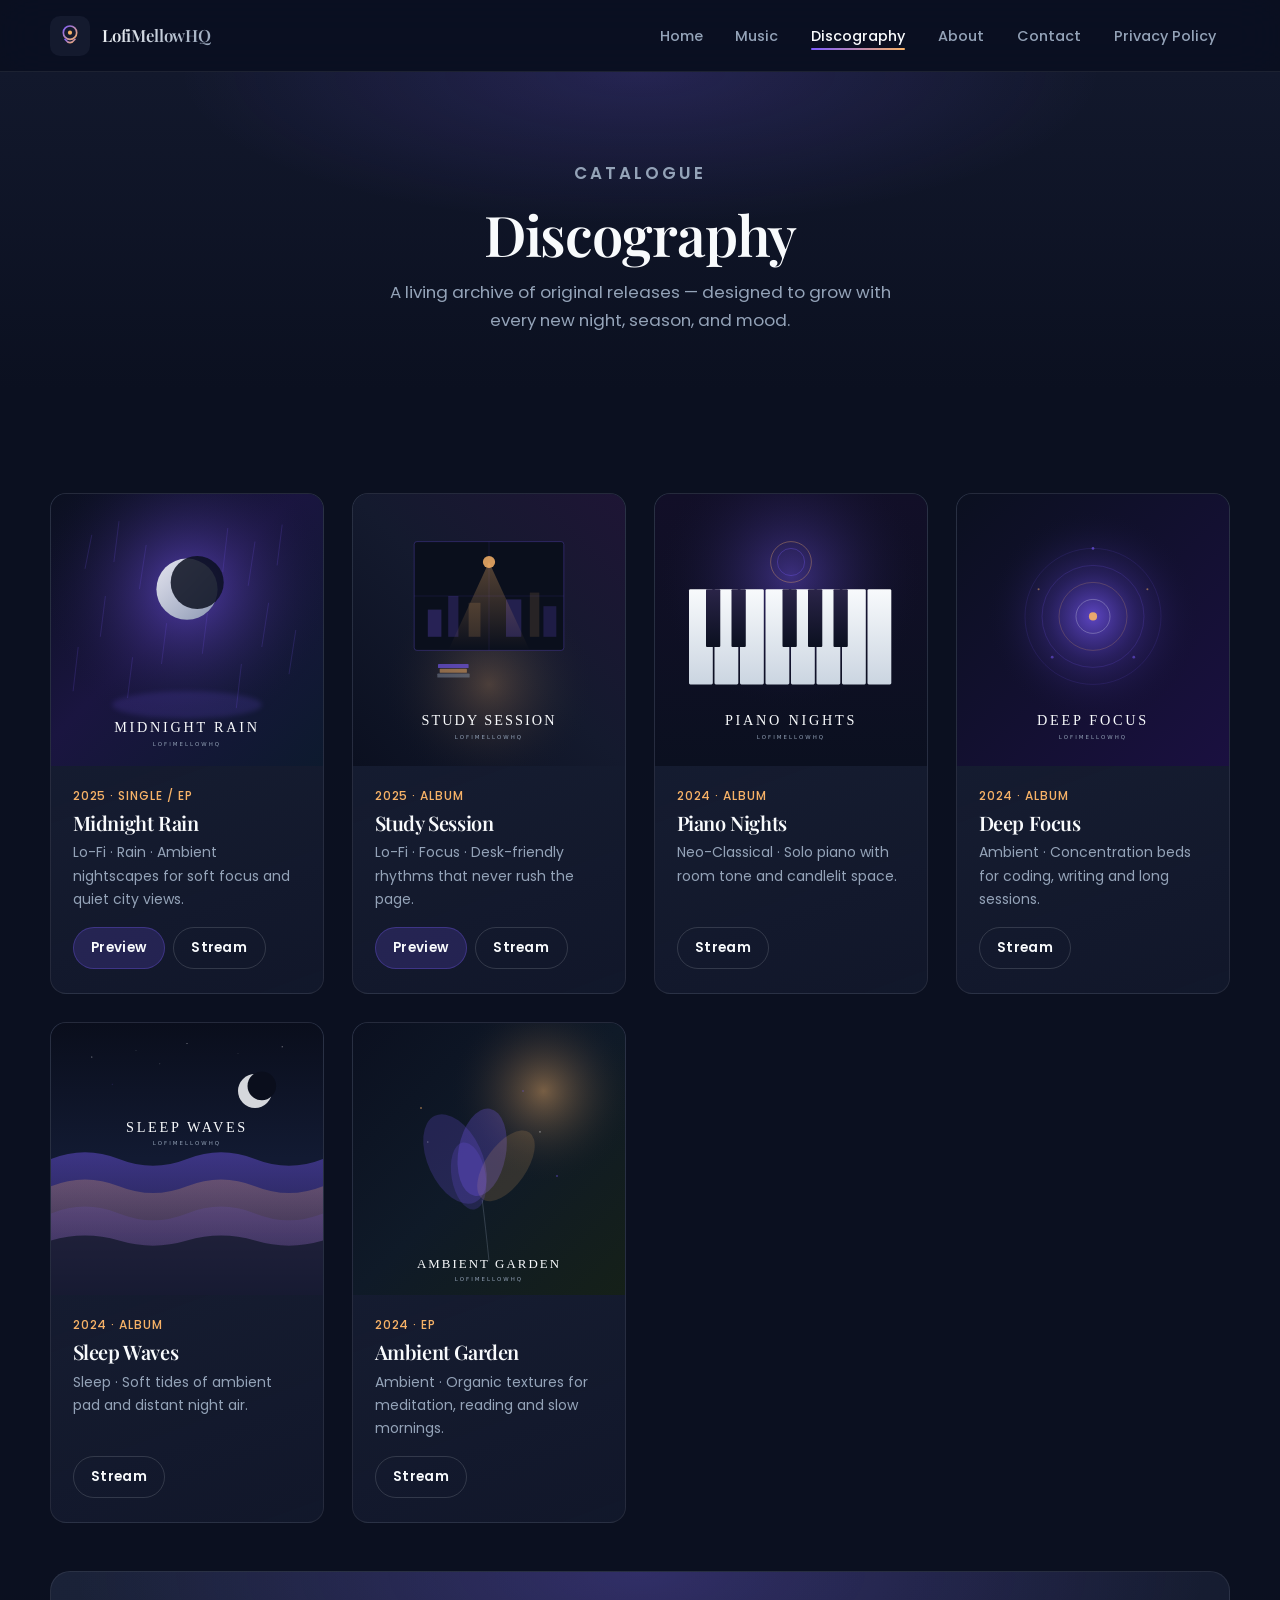
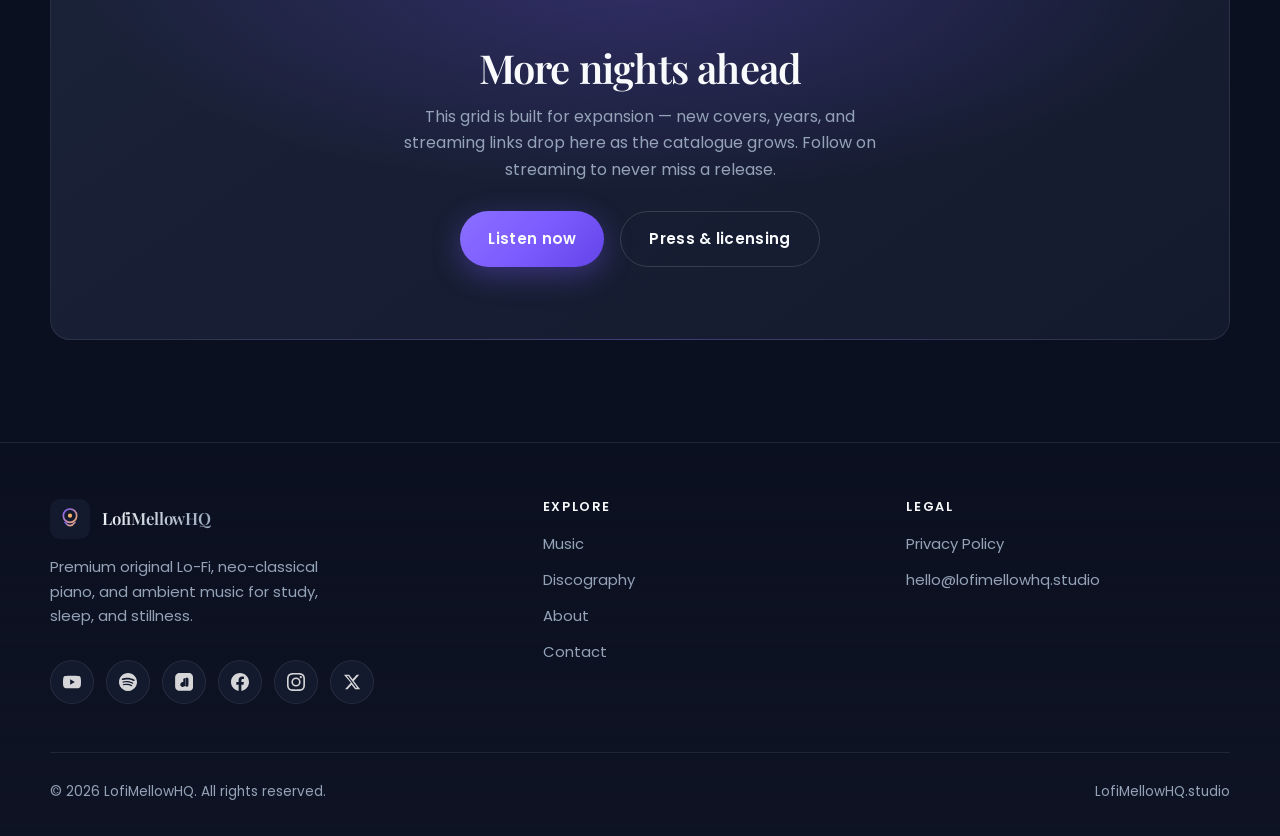
<file: website/discography.html>
<!DOCTYPE html>
<html lang="en">
<head>
  <meta charset="UTF-8">
  <meta name="viewport" content="width=device-width, initial-scale=1">
  <meta http-equiv="X-UA-Compatible" content="IE=edge">

  <title>Discography — LofiMellowHQ Albums &amp; Releases</title>
  <meta name="description" content="Explore the complete LofiMellowHQ discography — original Lo-Fi, neo-classical piano, ambient, sleep and focus releases with album artwork.">
  <meta name="robots" content="index, follow">
  <meta name="theme-color" content="#0B1020">
  <link rel="canonical" href="https://lofimellowhq.studio/discography.html">

  <meta property="og:type" content="website">
  <meta property="og:site_name" content="LofiMellowHQ">
  <meta property="og:title" content="Discography — LofiMellowHQ">
  <meta property="og:description" content="The full catalogue of LofiMellowHQ releases — albums, EPs and singles for study, sleep and calm.">
  <meta property="og:url" content="https://lofimellowhq.studio/discography.html">
  <meta property="og:image" content="https://lofimellowhq.studio/assets/images/og-image.png">

  <meta name="twitter:card" content="summary_large_image">
  <meta name="twitter:title" content="Discography — LofiMellowHQ">
  <meta name="twitter:description" content="The full catalogue of LofiMellowHQ releases.">
  <meta name="twitter:image" content="https://lofimellowhq.studio/assets/images/og-image.png">

  <link rel="icon" href="favicon.svg" type="image/svg+xml">
  <link rel="icon" href="favicon.ico" sizes="any">

  <link rel="preconnect" href="https://fonts.googleapis.com">
  <link rel="preconnect" href="https://fonts.gstatic.com" crossorigin>
  <link href="https://fonts.googleapis.com/css2?family=Playfair+Display:wght@500;600;700&family=Poppins:wght@300;400;500;600;700&display=swap" rel="stylesheet">
  <link rel="stylesheet" href="style.css">

  <script type="application/ld+json">
  {
    "@context": "https://schema.org",
    "@type": "ItemList",
    "name": "LofiMellowHQ Discography",
    "itemListElement": [
      {"@type": "ListItem", "position": 1, "name": "Midnight Rain"},
      {"@type": "ListItem", "position": 2, "name": "Study Session"},
      {"@type": "ListItem", "position": 3, "name": "Piano Nights"},
      {"@type": "ListItem", "position": 4, "name": "Deep Focus"},
      {"@type": "ListItem", "position": 5, "name": "Sleep Waves"},
      {"@type": "ListItem", "position": 6, "name": "Ambient Garden"}
    ]
  }
  </script>
</head>
<body>
  <a class="skip-link" href="#main">Skip to main content</a>

  <header class="site-header" role="banner">
    <nav class="nav" aria-label="Primary">
      <a class="logo" href="index.html">
        <img src="assets/images/logo.svg" width="40" height="40" alt="" role="presentation">
        <span class="logo-text">LofiMellowHQ</span>
      </a>
      <button class="nav-toggle" type="button" aria-expanded="false" aria-controls="primary-menu" aria-label="Open menu">
        <span class="nav-toggle-bar" aria-hidden="true"></span>
        <span class="nav-toggle-bar" aria-hidden="true"></span>
        <span class="nav-toggle-bar" aria-hidden="true"></span>
      </button>
      <ul class="nav-menu" id="primary-menu">
        <li><a class="nav-link" href="index.html">Home</a></li>
        <li><a class="nav-link" href="music.html">Music</a></li>
        <li><a class="nav-link" href="discography.html" aria-current="page">Discography</a></li>
        <li><a class="nav-link" href="about.html">About</a></li>
        <li><a class="nav-link" href="contact.html">Contact</a></li>
        <li><a class="nav-link" href="privacy.html">Privacy Policy</a></li>
      </ul>
    </nav>
  </header>

  <main id="main">
    <header class="page-hero">
      <div class="container">
        <p class="section-label">Catalogue</p>
        <h1>Discography</h1>
        <p>A living archive of original releases — designed to grow with every new night, season, and mood.</p>
      </div>
    </header>

    <section class="section" aria-labelledby="discography-title">
      <div class="container">
        <h2 id="discography-title" class="sr-only">All releases</h2>

        <div class="album-grid">
          <article class="album-card reveal">
            <div class="album-cover">
              <img src="assets/covers/midnight-rain.svg" alt="Midnight Rain album cover" width="400" height="400" loading="lazy">
              <div class="album-overlay" aria-hidden="true">
                <span class="play-badge"><svg viewBox="0 0 24 24"><path d="M8 5v14l11-7z"/></svg></span>
              </div>
            </div>
            <div class="album-body">
              <p class="album-year">2025 · Single / EP</p>
              <h3 class="album-title">Midnight Rain</h3>
              <p class="album-meta">Lo-Fi · Rain · Ambient nightscapes for soft focus and quiet city views.</p>
              <div class="album-actions">
                <a class="btn btn--ghost btn--sm" href="music.html#player">Preview</a>
                <a class="btn btn--secondary btn--sm" href="music.html">Stream</a>
              </div>
            </div>
          </article>

          <article class="album-card reveal reveal-delay-1">
            <div class="album-cover">
              <img src="assets/covers/study-session.svg" alt="Study Session album cover" width="400" height="400" loading="lazy">
              <div class="album-overlay" aria-hidden="true">
                <span class="play-badge"><svg viewBox="0 0 24 24"><path d="M8 5v14l11-7z"/></svg></span>
              </div>
            </div>
            <div class="album-body">
              <p class="album-year">2025 · Album</p>
              <h3 class="album-title">Study Session</h3>
              <p class="album-meta">Lo-Fi · Focus · Desk-friendly rhythms that never rush the page.</p>
              <div class="album-actions">
                <a class="btn btn--ghost btn--sm" href="music.html#player">Preview</a>
                <a class="btn btn--secondary btn--sm" href="music.html">Stream</a>
              </div>
            </div>
          </article>

          <article class="album-card reveal reveal-delay-2">
            <div class="album-cover">
              <img src="assets/covers/piano-nights.svg" alt="Piano Nights album cover" width="400" height="400" loading="lazy">
              <div class="album-overlay" aria-hidden="true">
                <span class="play-badge"><svg viewBox="0 0 24 24"><path d="M8 5v14l11-7z"/></svg></span>
              </div>
            </div>
            <div class="album-body">
              <p class="album-year">2024 · Album</p>
              <h3 class="album-title">Piano Nights</h3>
              <p class="album-meta">Neo-Classical · Solo piano with room tone and candlelit space.</p>
              <div class="album-actions">
                <a class="btn btn--secondary btn--sm" href="music.html">Stream</a>
              </div>
            </div>
          </article>

          <article class="album-card reveal reveal-delay-3">
            <div class="album-cover">
              <img src="assets/covers/deep-focus.svg" alt="Deep Focus album cover" width="400" height="400" loading="lazy">
              <div class="album-overlay" aria-hidden="true">
                <span class="play-badge"><svg viewBox="0 0 24 24"><path d="M8 5v14l11-7z"/></svg></span>
              </div>
            </div>
            <div class="album-body">
              <p class="album-year">2024 · Album</p>
              <h3 class="album-title">Deep Focus</h3>
              <p class="album-meta">Ambient · Concentration beds for coding, writing and long sessions.</p>
              <div class="album-actions">
                <a class="btn btn--secondary btn--sm" href="music.html">Stream</a>
              </div>
            </div>
          </article>

          <article class="album-card reveal">
            <div class="album-cover">
              <img src="assets/covers/sleep-waves.svg" alt="Sleep Waves album cover" width="400" height="400" loading="lazy">
              <div class="album-overlay" aria-hidden="true">
                <span class="play-badge"><svg viewBox="0 0 24 24"><path d="M8 5v14l11-7z"/></svg></span>
              </div>
            </div>
            <div class="album-body">
              <p class="album-year">2024 · Album</p>
              <h3 class="album-title">Sleep Waves</h3>
              <p class="album-meta">Sleep · Soft tides of ambient pad and distant night air.</p>
              <div class="album-actions">
                <a class="btn btn--secondary btn--sm" href="music.html">Stream</a>
              </div>
            </div>
          </article>

          <article class="album-card reveal reveal-delay-1">
            <div class="album-cover">
              <img src="assets/covers/ambient-garden.svg" alt="Ambient Garden album cover" width="400" height="400" loading="lazy">
              <div class="album-overlay" aria-hidden="true">
                <span class="play-badge"><svg viewBox="0 0 24 24"><path d="M8 5v14l11-7z"/></svg></span>
              </div>
            </div>
            <div class="album-body">
              <p class="album-year">2024 · EP</p>
              <h3 class="album-title">Ambient Garden</h3>
              <p class="album-meta">Ambient · Organic textures for meditation, reading and slow mornings.</p>
              <div class="album-actions">
                <a class="btn btn--secondary btn--sm" href="music.html">Stream</a>
              </div>
            </div>
          </article>
        </div>

        <!-- Future-ready empty slot messaging -->
        <div class="cta-banner mt-4 reveal" style="margin-top: 3rem;">
          <h2>More nights ahead</h2>
          <p>This grid is built for expansion — new covers, years, and streaming links drop here as the catalogue grows. Follow on streaming to never miss a release.</p>
          <div class="btn-group" style="justify-content: center;">
            <a class="btn btn--primary" href="music.html">Listen now</a>
            <a class="btn btn--secondary" href="contact.html">Press &amp; licensing</a>
          </div>
        </div>
      </div>
    </section>
  </main>

  <footer class="site-footer" role="contentinfo">
    <div class="container">
      <div class="footer-grid">
        <div class="footer-brand">
          <a class="logo" href="index.html">
            <img src="assets/images/logo.svg" width="40" height="40" alt="" role="presentation">
            <span class="logo-text">LofiMellowHQ</span>
          </a>
          <p>Premium original Lo-Fi, neo-classical piano, and ambient music for study, sleep, and stillness.</p>
          <div class="social-row">
            <a class="social-link" href="https://www.youtube.com/" target="_blank" rel="noopener noreferrer" aria-label="YouTube"><img src="assets/icons/youtube.svg" alt="" width="18" height="18"></a>
            <a class="social-link" href="https://open.spotify.com/" target="_blank" rel="noopener noreferrer" aria-label="Spotify"><img src="assets/icons/spotify.svg" alt="" width="18" height="18"></a>
            <a class="social-link" href="https://music.apple.com/" target="_blank" rel="noopener noreferrer" aria-label="Apple Music"><img src="assets/icons/apple-music.svg" alt="" width="18" height="18"></a>
            <a class="social-link" href="https://www.facebook.com/" target="_blank" rel="noopener noreferrer" aria-label="Facebook"><img src="assets/icons/facebook.svg" alt="" width="18" height="18"></a>
            <a class="social-link" href="https://www.instagram.com/" target="_blank" rel="noopener noreferrer" aria-label="Instagram"><img src="assets/icons/instagram.svg" alt="" width="18" height="18"></a>
            <a class="social-link" href="https://x.com/" target="_blank" rel="noopener noreferrer" aria-label="X"><img src="assets/icons/x.svg" alt="" width="18" height="18"></a>
          </div>
        </div>
        <div>
          <h2 class="footer-heading">Explore</h2>
          <ul class="footer-links">
            <li><a href="music.html">Music</a></li>
            <li><a href="discography.html">Discography</a></li>
            <li><a href="about.html">About</a></li>
            <li><a href="contact.html">Contact</a></li>
          </ul>
        </div>
        <div>
          <h2 class="footer-heading">Legal</h2>
          <ul class="footer-links">
            <li><a href="privacy.html">Privacy Policy</a></li>
            <li><a href="mailto:hello@lofimellowhq.studio">hello@lofimellowhq.studio</a></li>
          </ul>
        </div>
      </div>
      <div class="footer-bottom">
        <p>&copy; <span data-year>2026</span> LofiMellowHQ. All rights reserved.</p>
        <p><a href="https://lofimellowhq.studio">LofiMellowHQ.studio</a></p>
      </div>
    </div>
  </footer>

  <script src="script.js" defer></script>
</body>
</html>
</file>
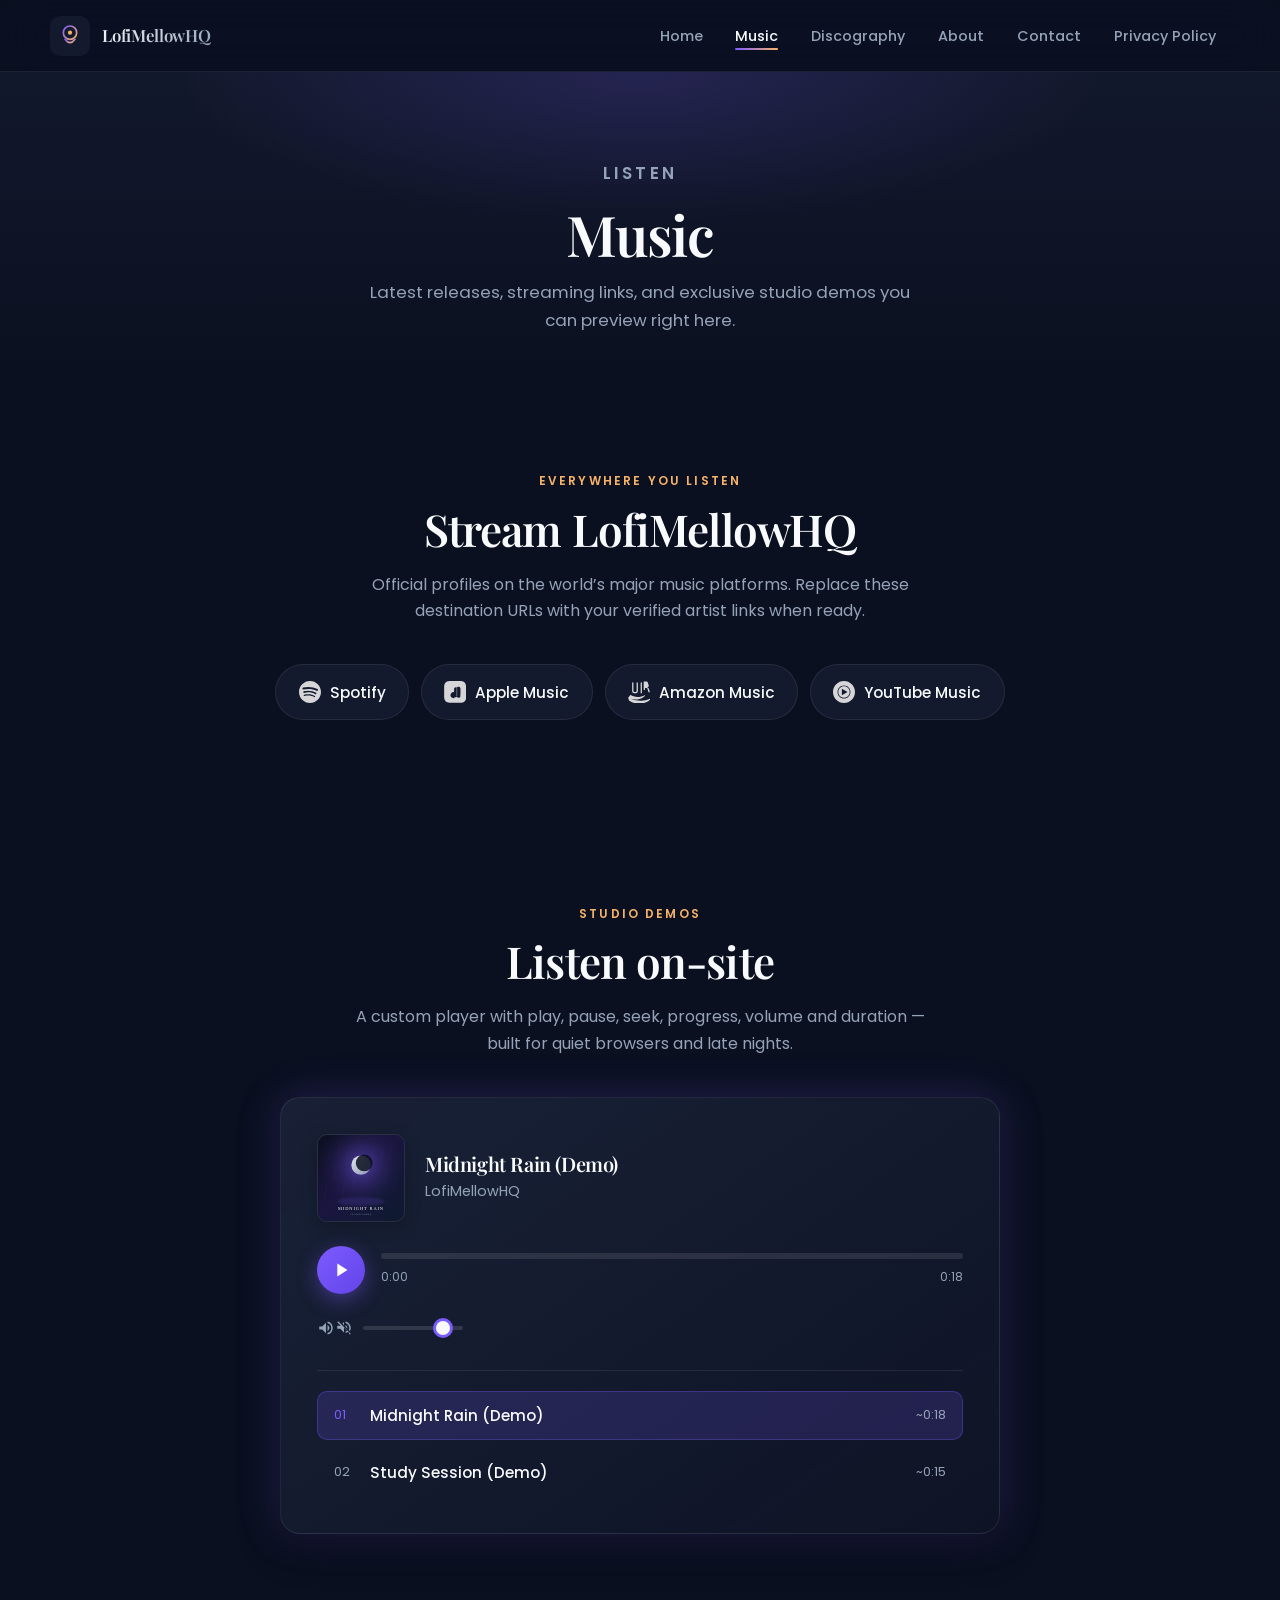
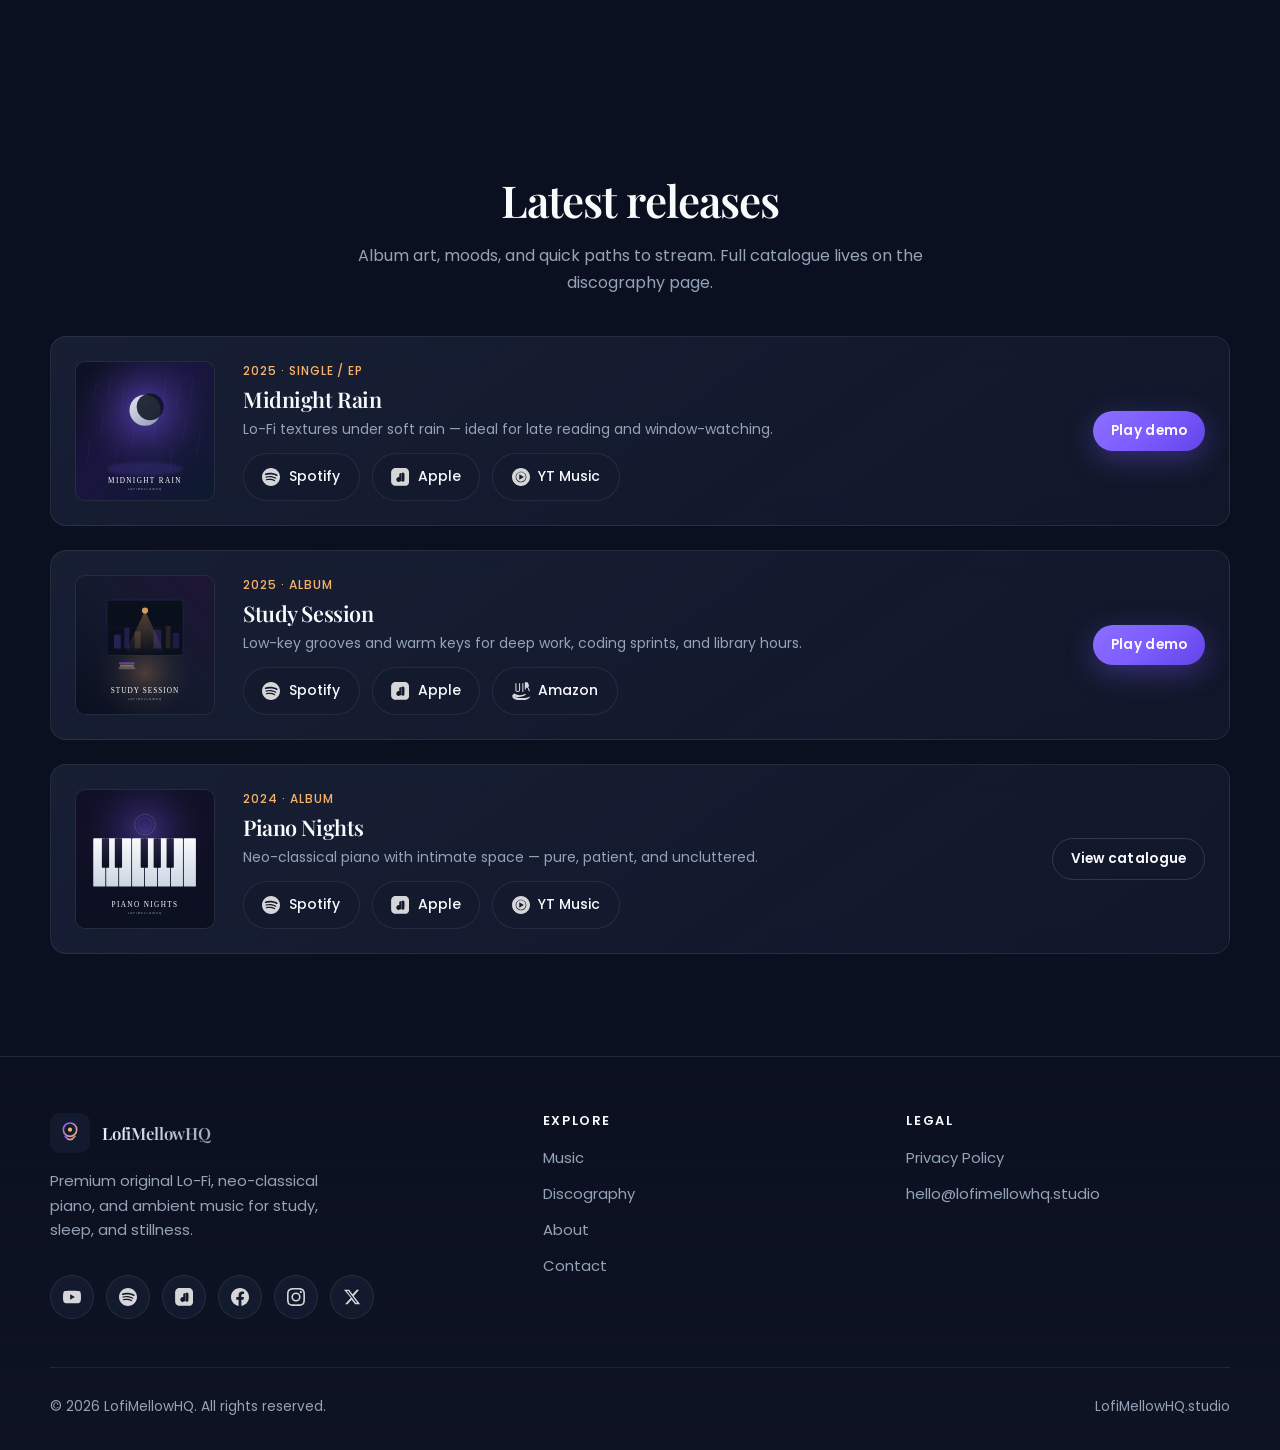
<file: website/music.html>
<!DOCTYPE html>
<html lang="en">
<head>
  <meta charset="UTF-8">
  <meta name="viewport" content="width=device-width, initial-scale=1">
  <meta http-equiv="X-UA-Compatible" content="IE=edge">

  <title>Music &amp; Latest Releases — LofiMellowHQ</title>
  <meta name="description" content="Listen to LofiMellowHQ latest releases. Stream original Lo-Fi, neo-classical piano and ambient music on Spotify, Apple Music, Amazon Music and YouTube Music.">
  <meta name="robots" content="index, follow">
  <meta name="theme-color" content="#0B1020">
  <link rel="canonical" href="https://lofimellowhq.studio/music.html">

  <meta property="og:type" content="music.playlist">
  <meta property="og:site_name" content="LofiMellowHQ">
  <meta property="og:title" content="Music &amp; Latest Releases — LofiMellowHQ">
  <meta property="og:description" content="Preview demos and stream LofiMellowHQ on major platforms.">
  <meta property="og:url" content="https://lofimellowhq.studio/music.html">
  <meta property="og:image" content="https://lofimellowhq.studio/assets/images/og-image.png">

  <meta name="twitter:card" content="summary_large_image">
  <meta name="twitter:title" content="Music &amp; Latest Releases — LofiMellowHQ">
  <meta name="twitter:description" content="Preview demos and stream LofiMellowHQ on major platforms.">
  <meta name="twitter:image" content="https://lofimellowhq.studio/assets/images/og-image.png">

  <link rel="icon" href="favicon.svg" type="image/svg+xml">
  <link rel="icon" href="favicon.ico" sizes="any">

  <link rel="preconnect" href="https://fonts.googleapis.com">
  <link rel="preconnect" href="https://fonts.gstatic.com" crossorigin>
  <link href="https://fonts.googleapis.com/css2?family=Playfair+Display:wght@500;600;700&family=Poppins:wght@300;400;500;600;700&display=swap" rel="stylesheet">
  <link rel="stylesheet" href="style.css">

  <script type="application/ld+json">
  {
    "@context": "https://schema.org",
    "@type": "MusicGroup",
    "name": "LofiMellowHQ",
    "url": "https://lofimellowhq.studio",
    "genre": ["Lo-Fi", "Ambient", "Neo-Classical"]
  }
  </script>
</head>
<body>
  <a class="skip-link" href="#main">Skip to main content</a>

  <header class="site-header" role="banner">
    <nav class="nav" aria-label="Primary">
      <a class="logo" href="index.html">
        <img src="assets/images/logo.svg" width="40" height="40" alt="" role="presentation">
        <span class="logo-text">LofiMellowHQ</span>
      </a>
      <button class="nav-toggle" type="button" aria-expanded="false" aria-controls="primary-menu" aria-label="Open menu">
        <span class="nav-toggle-bar" aria-hidden="true"></span>
        <span class="nav-toggle-bar" aria-hidden="true"></span>
        <span class="nav-toggle-bar" aria-hidden="true"></span>
      </button>
      <ul class="nav-menu" id="primary-menu">
        <li><a class="nav-link" href="index.html">Home</a></li>
        <li><a class="nav-link" href="music.html" aria-current="page">Music</a></li>
        <li><a class="nav-link" href="discography.html">Discography</a></li>
        <li><a class="nav-link" href="about.html">About</a></li>
        <li><a class="nav-link" href="contact.html">Contact</a></li>
        <li><a class="nav-link" href="privacy.html">Privacy Policy</a></li>
      </ul>
    </nav>
  </header>

  <main id="main">
    <header class="page-hero">
      <div class="container">
        <p class="section-label">Listen</p>
        <h1>Music</h1>
        <p>Latest releases, streaming links, and exclusive studio demos you can preview right here.</p>
      </div>
    </header>

    <!-- Streaming platforms -->
    <section class="section section--tight" aria-labelledby="platforms-title">
      <div class="container text-center">
        <p class="section-label reveal">Everywhere you listen</p>
        <h2 id="platforms-title" class="section-title reveal">Stream LofiMellowHQ</h2>
        <p class="section-intro mx-auto reveal">Official profiles on the world’s major music platforms. Replace these destination URLs with your verified artist links when ready.</p>
        <div class="stream-links reveal" style="justify-content: center;">
          <a class="stream-btn stream-btn--lg" href="https://open.spotify.com/" target="_blank" rel="noopener noreferrer">
            <img src="assets/icons/spotify.svg" alt="" width="22" height="22"> Spotify
          </a>
          <a class="stream-btn stream-btn--lg" href="https://music.apple.com/" target="_blank" rel="noopener noreferrer">
            <img src="assets/icons/apple-music.svg" alt="" width="22" height="22"> Apple Music
          </a>
          <a class="stream-btn stream-btn--lg" href="https://music.amazon.com/" target="_blank" rel="noopener noreferrer">
            <img src="assets/icons/amazon-music.svg" alt="" width="22" height="22"> Amazon Music
          </a>
          <a class="stream-btn stream-btn--lg" href="https://music.youtube.com/" target="_blank" rel="noopener noreferrer">
            <img src="assets/icons/youtube-music.svg" alt="" width="22" height="22"> YouTube Music
          </a>
        </div>
      </div>
    </section>

    <!-- Demo player -->
    <section id="player" class="section player-section" aria-labelledby="player-title">
      <div class="container">
        <div class="text-center">
          <p class="section-label reveal">Studio demos</p>
          <h2 id="player-title" class="section-title reveal">Listen on-site</h2>
          <p class="section-intro mx-auto reveal">A custom player with play, pause, seek, progress, volume and duration — built for quiet browsers and late nights.</p>
        </div>

        <div class="player-card reveal" data-audio-player>
          <audio preload="metadata" aria-label="LofiMellowHQ demo audio">
            <source src="assets/music/midnight-rain-demo.wav" type="audio/wav">
            Your browser does not support the audio element.
          </audio>

          <div class="player-header">
            <div class="player-art">
              <img data-track-art src="assets/covers/midnight-rain.svg" alt="Midnight Rain cover art" width="88" height="88">
            </div>
            <div class="player-info">
              <h3 data-track-title>Midnight Rain (Demo)</h3>
              <p data-track-artist>LofiMellowHQ</p>
            </div>
          </div>

          <div class="player-controls">
            <button class="player-btn" type="button" data-play aria-label="Play">
              <svg class="icon-play" viewBox="0 0 24 24" aria-hidden="true"><path d="M8 5v14l11-7z"/></svg>
              <svg class="icon-pause" viewBox="0 0 24 24" aria-hidden="true"><path d="M6 5h4v14H6zm8 0h4v14h-4z"/></svg>
            </button>
            <div class="progress-wrap">
              <div class="progress-bar" data-progress>
                <div class="progress-fill" data-progress-fill></div>
                <div class="progress-thumb" data-progress-thumb></div>
              </div>
              <div class="time-row">
                <span data-current>0:00</span>
                <span data-duration>0:00</span>
              </div>
            </div>
          </div>

          <div class="volume-wrap">
            <button class="volume-btn" type="button" data-mute aria-label="Mute">
              <svg class="icon-volume" viewBox="0 0 24 24" aria-hidden="true"><path d="M3 10v4h4l5 5V5L7 10H3zm13.5 2a4.5 4.5 0 00-2.5-4.03v8.05A4.5 4.5 0 0016.5 12zM14 3.23v2.06a7 7 0 010 13.42v2.06a9 9 0 000-17.54z"/></svg>
              <svg class="icon-muted" viewBox="0 0 24 24" aria-hidden="true" hidden><path d="M16.5 12a4.5 4.5 0 00-2.5-4.03v2.21l2.45 2.45c.03-.2.05-.41.05-.63zm2.5 0c0 .94-.2 1.82-.54 2.64l1.51 1.51A8.8 8.8 0 0021 12c0-4.28-2.99-7.86-7-8.77v2.06c2.89.86 5 3.54 5 6.71zM4.27 3L3 4.27 7.73 9H3v4h4l5 5v-6.73l4.25 4.25c-.67.52-1.42.93-2.25 1.18v2.06a9 9 0 003.69-1.81L19.73 21 21 19.73l-9-9L4.27 3zM12 4L9.91 6.09 12 8.18V4z"/></svg>
            </button>
            <label class="sr-only" for="volume">Volume</label>
            <input class="volume-slider" id="volume" type="range" min="0" max="1" step="0.01" value="0.85" data-volume aria-label="Volume">
          </div>

          <div class="player-track-list" role="list" aria-label="Demo tracks">
            <button class="track-item is-active" type="button" role="listitem" data-track
              data-src="assets/music/midnight-rain-demo.wav"
              data-title="Midnight Rain (Demo)"
              data-artist="LofiMellowHQ"
              data-art="assets/covers/midnight-rain.svg"
              aria-current="true">
              <span class="track-num">01</span>
              <span class="track-name">Midnight Rain (Demo)</span>
              <span class="track-dur">~0:18</span>
            </button>
            <button class="track-item" type="button" role="listitem" data-track
              data-src="assets/music/study-session-demo.wav"
              data-title="Study Session (Demo)"
              data-artist="LofiMellowHQ"
              data-art="assets/covers/study-session.svg">
              <span class="track-num">02</span>
              <span class="track-name">Study Session (Demo)</span>
              <span class="track-dur">~0:15</span>
            </button>
          </div>
        </div>
      </div>
    </section>

    <!-- Latest releases list -->
    <section class="section" aria-labelledby="latest-title">
      <div class="container">
        <div class="text-center">
          <p class="section-label reveal">New &amp; notable</p>
          <h2 id="latest-title" class="section-title reveal">Latest releases</h2>
          <p class="section-intro mx-auto reveal">Album art, moods, and quick paths to stream. Full catalogue lives on the discography page.</p>
        </div>

        <div class="release-list">
          <article class="release-item glass-card reveal">
            <div class="album-cover">
              <img src="assets/covers/midnight-rain.svg" alt="Midnight Rain cover" width="140" height="140" loading="lazy">
            </div>
            <div>
              <p class="album-year">2025 · Single / EP</p>
              <h3>Midnight Rain</h3>
              <p class="album-meta">Lo-Fi textures under soft rain — ideal for late reading and window-watching.</p>
              <div class="stream-links">
                <a class="stream-btn" href="https://open.spotify.com/" target="_blank" rel="noopener noreferrer"><img src="assets/icons/spotify.svg" alt="" width="18" height="18"> Spotify</a>
                <a class="stream-btn" href="https://music.apple.com/" target="_blank" rel="noopener noreferrer"><img src="assets/icons/apple-music.svg" alt="" width="18" height="18"> Apple</a>
                <a class="stream-btn" href="https://music.youtube.com/" target="_blank" rel="noopener noreferrer"><img src="assets/icons/youtube-music.svg" alt="" width="18" height="18"> YT Music</a>
              </div>
            </div>
            <div>
              <a class="btn btn--primary btn--sm" href="#player">Play demo</a>
            </div>
          </article>

          <article class="release-item glass-card reveal">
            <div class="album-cover">
              <img src="assets/covers/study-session.svg" alt="Study Session cover" width="140" height="140" loading="lazy">
            </div>
            <div>
              <p class="album-year">2025 · Album</p>
              <h3>Study Session</h3>
              <p class="album-meta">Low-key grooves and warm keys for deep work, coding sprints, and library hours.</p>
              <div class="stream-links">
                <a class="stream-btn" href="https://open.spotify.com/" target="_blank" rel="noopener noreferrer"><img src="assets/icons/spotify.svg" alt="" width="18" height="18"> Spotify</a>
                <a class="stream-btn" href="https://music.apple.com/" target="_blank" rel="noopener noreferrer"><img src="assets/icons/apple-music.svg" alt="" width="18" height="18"> Apple</a>
                <a class="stream-btn" href="https://music.amazon.com/" target="_blank" rel="noopener noreferrer"><img src="assets/icons/amazon-music.svg" alt="" width="18" height="18"> Amazon</a>
              </div>
            </div>
            <div>
              <a class="btn btn--primary btn--sm" href="#player">Play demo</a>
            </div>
          </article>

          <article class="release-item glass-card reveal">
            <div class="album-cover">
              <img src="assets/covers/piano-nights.svg" alt="Piano Nights cover" width="140" height="140" loading="lazy">
            </div>
            <div>
              <p class="album-year">2024 · Album</p>
              <h3>Piano Nights</h3>
              <p class="album-meta">Neo-classical piano with intimate space — pure, patient, and uncluttered.</p>
              <div class="stream-links">
                <a class="stream-btn" href="https://open.spotify.com/" target="_blank" rel="noopener noreferrer"><img src="assets/icons/spotify.svg" alt="" width="18" height="18"> Spotify</a>
                <a class="stream-btn" href="https://music.apple.com/" target="_blank" rel="noopener noreferrer"><img src="assets/icons/apple-music.svg" alt="" width="18" height="18"> Apple</a>
                <a class="stream-btn" href="https://music.youtube.com/" target="_blank" rel="noopener noreferrer"><img src="assets/icons/youtube-music.svg" alt="" width="18" height="18"> YT Music</a>
              </div>
            </div>
            <div>
              <a class="btn btn--secondary btn--sm" href="discography.html">View catalogue</a>
            </div>
          </article>
        </div>
      </div>
    </section>
  </main>

  <footer class="site-footer" role="contentinfo">
    <div class="container">
      <div class="footer-grid">
        <div class="footer-brand">
          <a class="logo" href="index.html">
            <img src="assets/images/logo.svg" width="40" height="40" alt="" role="presentation">
            <span class="logo-text">LofiMellowHQ</span>
          </a>
          <p>Premium original Lo-Fi, neo-classical piano, and ambient music for study, sleep, and stillness.</p>
          <div class="social-row">
            <a class="social-link" href="https://www.youtube.com/" target="_blank" rel="noopener noreferrer" aria-label="YouTube"><img src="assets/icons/youtube.svg" alt="" width="18" height="18"></a>
            <a class="social-link" href="https://open.spotify.com/" target="_blank" rel="noopener noreferrer" aria-label="Spotify"><img src="assets/icons/spotify.svg" alt="" width="18" height="18"></a>
            <a class="social-link" href="https://music.apple.com/" target="_blank" rel="noopener noreferrer" aria-label="Apple Music"><img src="assets/icons/apple-music.svg" alt="" width="18" height="18"></a>
            <a class="social-link" href="https://www.facebook.com/" target="_blank" rel="noopener noreferrer" aria-label="Facebook"><img src="assets/icons/facebook.svg" alt="" width="18" height="18"></a>
            <a class="social-link" href="https://www.instagram.com/" target="_blank" rel="noopener noreferrer" aria-label="Instagram"><img src="assets/icons/instagram.svg" alt="" width="18" height="18"></a>
            <a class="social-link" href="https://x.com/" target="_blank" rel="noopener noreferrer" aria-label="X"><img src="assets/icons/x.svg" alt="" width="18" height="18"></a>
          </div>
        </div>
        <div>
          <h2 class="footer-heading">Explore</h2>
          <ul class="footer-links">
            <li><a href="music.html">Music</a></li>
            <li><a href="discography.html">Discography</a></li>
            <li><a href="about.html">About</a></li>
            <li><a href="contact.html">Contact</a></li>
          </ul>
        </div>
        <div>
          <h2 class="footer-heading">Legal</h2>
          <ul class="footer-links">
            <li><a href="privacy.html">Privacy Policy</a></li>
            <li><a href="mailto:hello@lofimellowhq.studio">hello@lofimellowhq.studio</a></li>
          </ul>
        </div>
      </div>
      <div class="footer-bottom">
        <p>&copy; <span data-year>2026</span> LofiMellowHQ. All rights reserved.</p>
        <p><a href="https://lofimellowhq.studio">LofiMellowHQ.studio</a></p>
      </div>
    </div>
  </footer>

  <script src="script.js" defer></script>
</body>
</html>
</file>
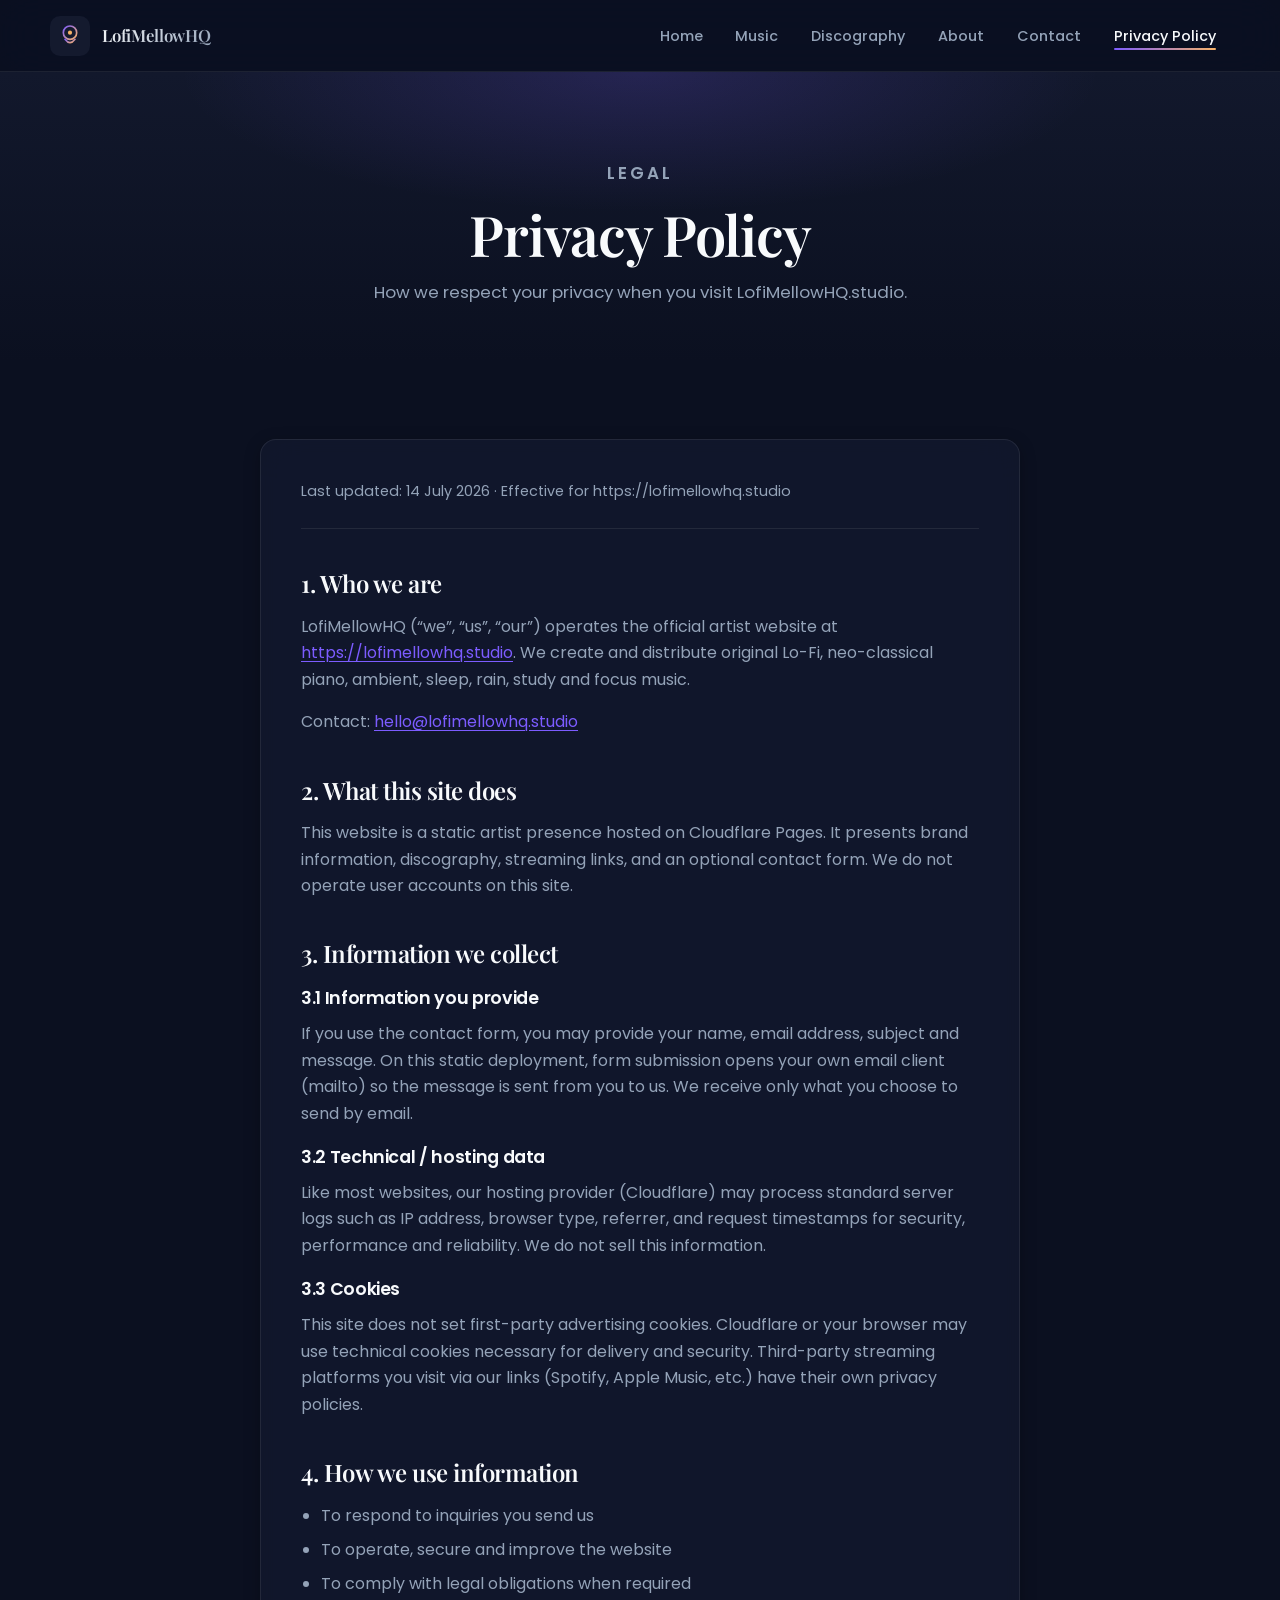
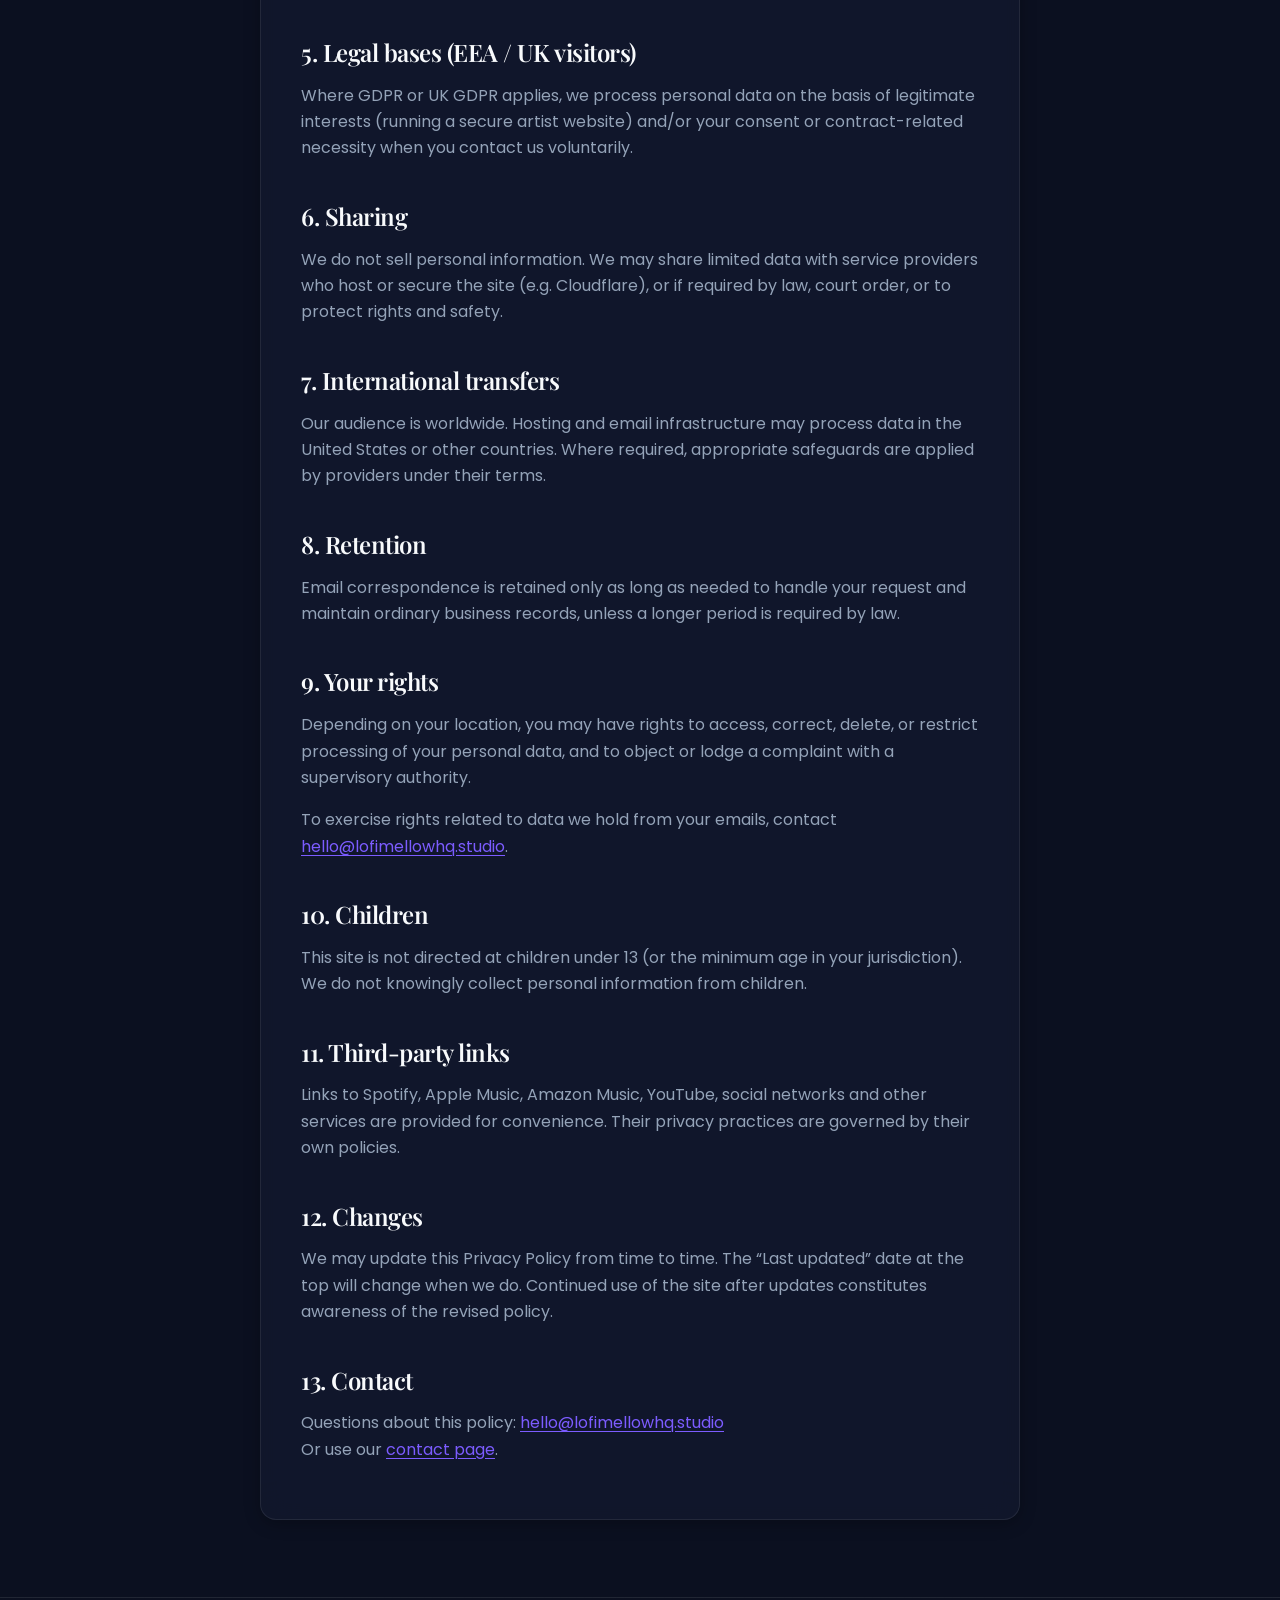
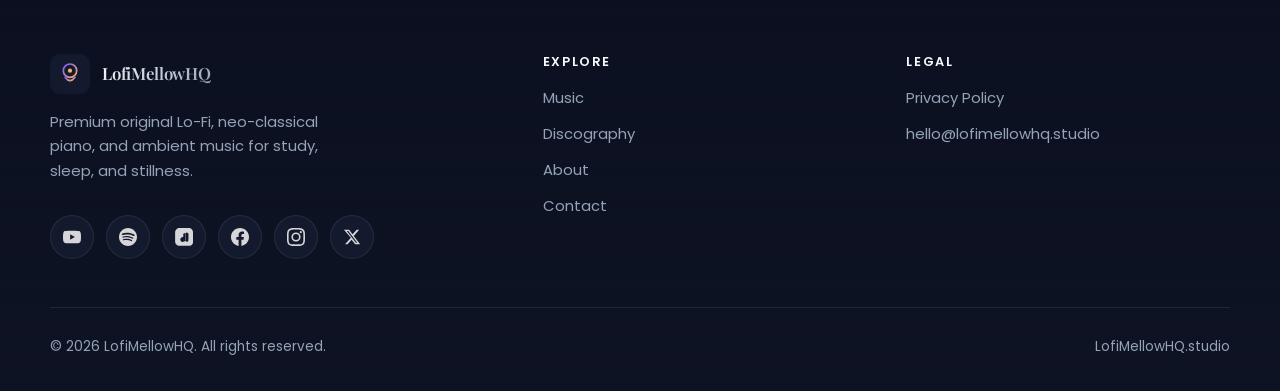
<file: website/privacy.html>
<!DOCTYPE html>
<html lang="en">
<head>
  <meta charset="UTF-8">
  <meta name="viewport" content="width=device-width, initial-scale=1">
  <meta http-equiv="X-UA-Compatible" content="IE=edge">

  <title>Privacy Policy — LofiMellowHQ</title>
  <meta name="description" content="Privacy Policy for LofiMellowHQ.studio — how we handle information when you visit our official artist website.">
  <meta name="robots" content="index, follow">
  <meta name="theme-color" content="#0B1020">
  <link rel="canonical" href="https://lofimellowhq.studio/privacy.html">

  <meta property="og:type" content="website">
  <meta property="og:site_name" content="LofiMellowHQ">
  <meta property="og:title" content="Privacy Policy — LofiMellowHQ">
  <meta property="og:description" content="How LofiMellowHQ handles information on LofiMellowHQ.studio.">
  <meta property="og:url" content="https://lofimellowhq.studio/privacy.html">
  <meta property="og:image" content="https://lofimellowhq.studio/assets/images/og-image.png">

  <meta name="twitter:card" content="summary">
  <meta name="twitter:title" content="Privacy Policy — LofiMellowHQ">
  <meta name="twitter:description" content="How LofiMellowHQ handles information on LofiMellowHQ.studio.">

  <link rel="icon" href="favicon.svg" type="image/svg+xml">
  <link rel="icon" href="favicon.ico" sizes="any">

  <link rel="preconnect" href="https://fonts.googleapis.com">
  <link rel="preconnect" href="https://fonts.gstatic.com" crossorigin>
  <link href="https://fonts.googleapis.com/css2?family=Playfair+Display:wght@500;600;700&family=Poppins:wght@300;400;500;600;700&display=swap" rel="stylesheet">
  <link rel="stylesheet" href="style.css">
</head>
<body>
  <a class="skip-link" href="#main">Skip to main content</a>

  <header class="site-header" role="banner">
    <nav class="nav" aria-label="Primary">
      <a class="logo" href="index.html">
        <img src="assets/images/logo.svg" width="40" height="40" alt="" role="presentation">
        <span class="logo-text">LofiMellowHQ</span>
      </a>
      <button class="nav-toggle" type="button" aria-expanded="false" aria-controls="primary-menu" aria-label="Open menu">
        <span class="nav-toggle-bar" aria-hidden="true"></span>
        <span class="nav-toggle-bar" aria-hidden="true"></span>
        <span class="nav-toggle-bar" aria-hidden="true"></span>
      </button>
      <ul class="nav-menu" id="primary-menu">
        <li><a class="nav-link" href="index.html">Home</a></li>
        <li><a class="nav-link" href="music.html">Music</a></li>
        <li><a class="nav-link" href="discography.html">Discography</a></li>
        <li><a class="nav-link" href="about.html">About</a></li>
        <li><a class="nav-link" href="contact.html">Contact</a></li>
        <li><a class="nav-link" href="privacy.html" aria-current="page">Privacy Policy</a></li>
      </ul>
    </nav>
  </header>

  <main id="main">
    <header class="page-hero">
      <div class="container">
        <p class="section-label">Legal</p>
        <h1>Privacy Policy</h1>
        <p>How we respect your privacy when you visit LofiMellowHQ.studio.</p>
      </div>
    </header>

    <section class="section section--tight">
      <div class="container">
        <article class="legal-content glass" style="padding: clamp(1.5rem, 4vw, 2.5rem);">
          <p class="legal-meta">Last updated: 14 July 2026 · Effective for https://lofimellowhq.studio</p>

          <h2>1. Who we are</h2>
          <p>
            LofiMellowHQ (“we”, “us”, “our”) operates the official artist website at
            <a href="https://lofimellowhq.studio">https://lofimellowhq.studio</a>.
            We create and distribute original Lo-Fi, neo-classical piano, ambient, sleep, rain, study and focus music.
          </p>
          <p>
            Contact: <a href="mailto:hello@lofimellowhq.studio">hello@lofimellowhq.studio</a>
          </p>

          <h2>2. What this site does</h2>
          <p>
            This website is a static artist presence hosted on Cloudflare Pages. It presents brand information,
            discography, streaming links, and an optional contact form. We do not operate user accounts on this site.
          </p>

          <h2>3. Information we collect</h2>
          <h3 style="font-size: 1.1rem; margin: 1.25rem 0 0.75rem; color: var(--text);">3.1 Information you provide</h3>
          <p>
            If you use the contact form, you may provide your name, email address, subject and message.
            On this static deployment, form submission opens your own email client (mailto) so the message
            is sent from you to us. We receive only what you choose to send by email.
          </p>

          <h3 style="font-size: 1.1rem; margin: 1.25rem 0 0.75rem; color: var(--text);">3.2 Technical / hosting data</h3>
          <p>
            Like most websites, our hosting provider (Cloudflare) may process standard server logs such as
            IP address, browser type, referrer, and request timestamps for security, performance and reliability.
            We do not sell this information.
          </p>

          <h3 style="font-size: 1.1rem; margin: 1.25rem 0 0.75rem; color: var(--text);">3.3 Cookies</h3>
          <p>
            This site does not set first-party advertising cookies. Cloudflare or your browser may use
            technical cookies necessary for delivery and security. Third-party streaming platforms you visit
            via our links (Spotify, Apple Music, etc.) have their own privacy policies.
          </p>

          <h2>4. How we use information</h2>
          <ul>
            <li>To respond to inquiries you send us</li>
            <li>To operate, secure and improve the website</li>
            <li>To comply with legal obligations when required</li>
          </ul>

          <h2>5. Legal bases (EEA / UK visitors)</h2>
          <p>
            Where GDPR or UK GDPR applies, we process personal data on the basis of legitimate interests
            (running a secure artist website) and/or your consent or contract-related necessity when you
            contact us voluntarily.
          </p>

          <h2>6. Sharing</h2>
          <p>
            We do not sell personal information. We may share limited data with service providers who host
            or secure the site (e.g. Cloudflare), or if required by law, court order, or to protect rights and safety.
          </p>

          <h2>7. International transfers</h2>
          <p>
            Our audience is worldwide. Hosting and email infrastructure may process data in the United States
            or other countries. Where required, appropriate safeguards are applied by providers under their terms.
          </p>

          <h2>8. Retention</h2>
          <p>
            Email correspondence is retained only as long as needed to handle your request and maintain ordinary
            business records, unless a longer period is required by law.
          </p>

          <h2>9. Your rights</h2>
          <p>Depending on your location, you may have rights to access, correct, delete, or restrict processing of your personal data, and to object or lodge a complaint with a supervisory authority.</p>
          <p>To exercise rights related to data we hold from your emails, contact <a href="mailto:hello@lofimellowhq.studio">hello@lofimellowhq.studio</a>.</p>

          <h2>10. Children</h2>
          <p>
            This site is not directed at children under 13 (or the minimum age in your jurisdiction).
            We do not knowingly collect personal information from children.
          </p>

          <h2>11. Third-party links</h2>
          <p>
            Links to Spotify, Apple Music, Amazon Music, YouTube, social networks and other services are provided
            for convenience. Their privacy practices are governed by their own policies.
          </p>

          <h2>12. Changes</h2>
          <p>
            We may update this Privacy Policy from time to time. The “Last updated” date at the top will change
            when we do. Continued use of the site after updates constitutes awareness of the revised policy.
          </p>

          <h2>13. Contact</h2>
          <p>
            Questions about this policy: <a href="mailto:hello@lofimellowhq.studio">hello@lofimellowhq.studio</a><br>
            Or use our <a href="contact.html">contact page</a>.
          </p>
        </article>
      </div>
    </section>
  </main>

  <footer class="site-footer" role="contentinfo">
    <div class="container">
      <div class="footer-grid">
        <div class="footer-brand">
          <a class="logo" href="index.html">
            <img src="assets/images/logo.svg" width="40" height="40" alt="" role="presentation">
            <span class="logo-text">LofiMellowHQ</span>
          </a>
          <p>Premium original Lo-Fi, neo-classical piano, and ambient music for study, sleep, and stillness.</p>
          <div class="social-row">
            <a class="social-link" href="https://www.youtube.com/" target="_blank" rel="noopener noreferrer" aria-label="YouTube"><img src="assets/icons/youtube.svg" alt="" width="18" height="18"></a>
            <a class="social-link" href="https://open.spotify.com/" target="_blank" rel="noopener noreferrer" aria-label="Spotify"><img src="assets/icons/spotify.svg" alt="" width="18" height="18"></a>
            <a class="social-link" href="https://music.apple.com/" target="_blank" rel="noopener noreferrer" aria-label="Apple Music"><img src="assets/icons/apple-music.svg" alt="" width="18" height="18"></a>
            <a class="social-link" href="https://www.facebook.com/" target="_blank" rel="noopener noreferrer" aria-label="Facebook"><img src="assets/icons/facebook.svg" alt="" width="18" height="18"></a>
            <a class="social-link" href="https://www.instagram.com/" target="_blank" rel="noopener noreferrer" aria-label="Instagram"><img src="assets/icons/instagram.svg" alt="" width="18" height="18"></a>
            <a class="social-link" href="https://x.com/" target="_blank" rel="noopener noreferrer" aria-label="X"><img src="assets/icons/x.svg" alt="" width="18" height="18"></a>
          </div>
        </div>
        <div>
          <h2 class="footer-heading">Explore</h2>
          <ul class="footer-links">
            <li><a href="music.html">Music</a></li>
            <li><a href="discography.html">Discography</a></li>
            <li><a href="about.html">About</a></li>
            <li><a href="contact.html">Contact</a></li>
          </ul>
        </div>
        <div>
          <h2 class="footer-heading">Legal</h2>
          <ul class="footer-links">
            <li><a href="privacy.html">Privacy Policy</a></li>
            <li><a href="mailto:hello@lofimellowhq.studio">hello@lofimellowhq.studio</a></li>
          </ul>
        </div>
      </div>
      <div class="footer-bottom">
        <p>&copy; <span data-year>2026</span> LofiMellowHQ. All rights reserved.</p>
        <p><a href="https://lofimellowhq.studio">LofiMellowHQ.studio</a></p>
      </div>
    </div>
  </footer>

  <script src="script.js" defer></script>
</body>
</html>
</file>
<file: website/style.css>
/* ==========================================================================
   LofiMellowHQ — Official Artist Website
   Premium dark glassmorphism design system
   Domain: https://LofiMellowHQ.studio
   ========================================================================== */

/* --------------------------------------------------------------------------
   1. CSS Custom Properties
   -------------------------------------------------------------------------- */
:root {
  --bg: #0B1020;
  --surface: #141A2E;
  --surface-elevated: #1A2238;
  --primary: #7C5CFF;
  --primary-soft: rgba(124, 92, 255, 0.18);
  --primary-glow: rgba(124, 92, 255, 0.45);
  --secondary: #F7B267;
  --secondary-soft: rgba(247, 178, 103, 0.15);
  --text: #F8FAFC;
  --muted: #94A3B8;
  --border: rgba(248, 250, 252, 0.08);
  --border-strong: rgba(248, 250, 252, 0.14);
  --glass: rgba(20, 26, 46, 0.72);
  --glass-border: rgba(255, 255, 255, 0.08);
  --danger: #f87171;
  --success: #4ade80;

  --font-sans: "Poppins", system-ui, -apple-system, sans-serif;
  --font-display: "Playfair Display", Georgia, "Times New Roman", serif;

  --nav-height: 72px;
  --container: 1180px;
  --radius: 16px;
  --radius-sm: 10px;
  --radius-full: 9999px;

  --shadow-sm: 0 4px 16px rgba(0, 0, 0, 0.25);
  --shadow-md: 0 12px 40px rgba(0, 0, 0, 0.35);
  --shadow-glow: 0 0 40px rgba(124, 92, 255, 0.25);
  --shadow-glow-warm: 0 0 32px rgba(247, 178, 103, 0.2);

  --ease: cubic-bezier(0.22, 1, 0.36, 1);
  --transition: 0.3s var(--ease);

  --focus-ring: 0 0 0 3px var(--bg), 0 0 0 5px var(--primary);
}

/* --------------------------------------------------------------------------
   2. Reset & Base
   -------------------------------------------------------------------------- */
*,
*::before,
*::after {
  box-sizing: border-box;
  margin: 0;
  padding: 0;
}

html {
  scroll-behavior: smooth;
  -webkit-text-size-adjust: 100%;
}

@media (prefers-reduced-motion: reduce) {
  html {
    scroll-behavior: auto;
  }

  *,
  *::before,
  *::after {
    animation-duration: 0.01ms !important;
    animation-iteration-count: 1 !important;
    transition-duration: 0.01ms !important;
  }

  .hero-particles,
  .hero-rain,
  .hero-gradient {
    animation: none !important;
  }
}

body {
  font-family: var(--font-sans);
  font-size: 1rem;
  line-height: 1.65;
  color: var(--text);
  background: var(--bg);
  min-height: 100vh;
  overflow-x: hidden;
  -webkit-font-smoothing: antialiased;
  -moz-osx-font-smoothing: grayscale;
}

img,
svg {
  display: block;
  max-width: 100%;
  height: auto;
}

a {
  color: inherit;
  text-decoration: none;
  transition: color var(--transition), opacity var(--transition);
}

button {
  font-family: inherit;
  cursor: pointer;
  border: none;
  background: none;
  color: inherit;
}

ul,
ol {
  list-style: none;
}

address {
  font-style: normal;
}

/* Focus styles — WCAG AA keyboard navigation */
:focus {
  outline: none;
}

:focus-visible {
  outline: none;
  box-shadow: var(--focus-ring);
  border-radius: 4px;
}

/* Skip link */
.skip-link {
  position: absolute;
  top: -100%;
  left: 1rem;
  z-index: 10000;
  padding: 0.75rem 1.25rem;
  background: var(--primary);
  color: var(--text);
  font-weight: 600;
  border-radius: var(--radius-sm);
  transition: top 0.2s ease;
}

.skip-link:focus {
  top: 1rem;
  box-shadow: var(--focus-ring);
}

/* --------------------------------------------------------------------------
   3. Typography
   -------------------------------------------------------------------------- */
h1, h2, h3, h4, h5, h6 {
  line-height: 1.2;
  font-weight: 600;
  letter-spacing: -0.02em;
}

.display {
  font-family: var(--font-display);
  font-weight: 600;
  letter-spacing: -0.01em;
}

.lead {
  font-size: clamp(1.05rem, 2vw, 1.25rem);
  color: var(--muted);
  max-width: 40rem;
}

.section-label {
  display: inline-block;
  font-size: 0.75rem;
  font-weight: 600;
  letter-spacing: 0.18em;
  text-transform: uppercase;
  color: var(--secondary);
  margin-bottom: 0.75rem;
}

.section-title {
  font-family: var(--font-display);
  font-size: clamp(1.85rem, 4vw, 2.75rem);
  margin-bottom: 1rem;
}

.section-intro {
  color: var(--muted);
  max-width: 36rem;
  margin-bottom: 2.5rem;
}

/* --------------------------------------------------------------------------
   4. Layout Utilities
   -------------------------------------------------------------------------- */
.container {
  width: min(100% - 2.5rem, var(--container));
  margin-inline: auto;
}

.section {
  padding: clamp(4rem, 8vw, 7rem) 0;
  position: relative;
}

.section--tight {
  padding: clamp(3rem, 6vw, 5rem) 0;
}

.grid-2 {
  display: grid;
  gap: 2.5rem;
}

@media (min-width: 768px) {
  .grid-2 {
    grid-template-columns: 1fr 1fr;
    gap: 3.5rem;
    align-items: center;
  }
}

.sr-only {
  position: absolute;
  width: 1px;
  height: 1px;
  padding: 0;
  margin: -1px;
  overflow: hidden;
  clip: rect(0, 0, 0, 0);
  white-space: nowrap;
  border: 0;
}

/* --------------------------------------------------------------------------
   5. Glass Surfaces
   -------------------------------------------------------------------------- */
.glass {
  background: var(--glass);
  backdrop-filter: blur(20px) saturate(140%);
  -webkit-backdrop-filter: blur(20px) saturate(140%);
  border: 1px solid var(--glass-border);
  border-radius: var(--radius);
  box-shadow: var(--shadow-sm);
}

.glass-card {
  background: linear-gradient(
    145deg,
    rgba(26, 34, 56, 0.85) 0%,
    rgba(20, 26, 46, 0.7) 100%
  );
  backdrop-filter: blur(16px);
  -webkit-backdrop-filter: blur(16px);
  border: 1px solid var(--border);
  border-radius: var(--radius);
  transition: transform var(--transition), border-color var(--transition),
    box-shadow var(--transition);
}

.glass-card:hover {
  border-color: rgba(124, 92, 255, 0.35);
  box-shadow: var(--shadow-glow);
  transform: translateY(-4px);
}

/* --------------------------------------------------------------------------
   6. Buttons
   -------------------------------------------------------------------------- */
.btn {
  display: inline-flex;
  align-items: center;
  justify-content: center;
  gap: 0.6rem;
  padding: 0.9rem 1.75rem;
  font-size: 0.95rem;
  font-weight: 600;
  letter-spacing: 0.02em;
  border-radius: var(--radius-full);
  transition: transform var(--transition), box-shadow var(--transition),
    background var(--transition), border-color var(--transition),
    color var(--transition);
  white-space: nowrap;
  text-align: center;
}

.btn:active {
  transform: scale(0.98);
}

.btn--primary {
  background: linear-gradient(135deg, #8b6fff 0%, var(--primary) 50%, #6344e8 100%);
  color: var(--text);
  box-shadow: 0 8px 28px rgba(124, 92, 255, 0.35);
}

.btn--primary:hover {
  box-shadow: 0 12px 36px rgba(124, 92, 255, 0.5);
  transform: translateY(-2px);
}

.btn--secondary {
  background: transparent;
  color: var(--text);
  border: 1px solid var(--border-strong);
}

.btn--secondary:hover {
  border-color: var(--secondary);
  color: var(--secondary);
  box-shadow: var(--shadow-glow-warm);
  transform: translateY(-2px);
}

.btn--ghost {
  background: var(--primary-soft);
  color: var(--text);
  border: 1px solid rgba(124, 92, 255, 0.3);
}

.btn--ghost:hover {
  background: rgba(124, 92, 255, 0.28);
  border-color: var(--primary);
}

.btn--sm {
  padding: 0.55rem 1.1rem;
  font-size: 0.85rem;
}

.btn--full {
  width: 100%;
}

.btn-group {
  display: flex;
  flex-wrap: wrap;
  gap: 1rem;
}

/* --------------------------------------------------------------------------
   7. Navigation
   -------------------------------------------------------------------------- */
.site-header {
  position: sticky;
  top: 0;
  z-index: 1000;
  height: var(--nav-height);
  background: rgba(11, 16, 32, 0.78);
  backdrop-filter: blur(24px) saturate(160%);
  -webkit-backdrop-filter: blur(24px) saturate(160%);
  border-bottom: 1px solid var(--border);
  transition: background var(--transition), box-shadow var(--transition);
}

.site-header.is-scrolled {
  background: rgba(11, 16, 32, 0.92);
  box-shadow: 0 8px 32px rgba(0, 0, 0, 0.35);
}

.nav {
  display: flex;
  align-items: center;
  justify-content: space-between;
  height: var(--nav-height);
  width: min(100% - 2.5rem, var(--container));
  margin-inline: auto;
}

.logo {
  display: flex;
  align-items: center;
  gap: 0.75rem;
  font-weight: 600;
  font-size: 1.05rem;
  letter-spacing: -0.01em;
  z-index: 1001;
}

.logo img,
.logo svg {
  width: 40px;
  height: 40px;
  flex-shrink: 0;
}

.logo-text {
  font-family: var(--font-display);
  background: linear-gradient(135deg, var(--text) 0%, var(--muted) 100%);
  -webkit-background-clip: text;
  background-clip: text;
  -webkit-text-fill-color: transparent;
}

.logo:hover .logo-text {
  background: linear-gradient(135deg, var(--text) 0%, var(--primary) 100%);
  -webkit-background-clip: text;
  background-clip: text;
}

.nav-menu {
  display: flex;
  align-items: center;
  gap: 0.25rem;
}

.nav-link {
  position: relative;
  padding: 0.5rem 0.9rem;
  font-size: 0.9rem;
  font-weight: 500;
  color: var(--muted);
  border-radius: var(--radius-sm);
  transition: color var(--transition), background var(--transition);
}

.nav-link:hover,
.nav-link:focus-visible {
  color: var(--text);
  background: rgba(255, 255, 255, 0.04);
}

.nav-link[aria-current="page"] {
  color: var(--text);
}

.nav-link[aria-current="page"]::after {
  content: "";
  position: absolute;
  left: 0.9rem;
  right: 0.9rem;
  bottom: 0.25rem;
  height: 2px;
  background: linear-gradient(90deg, var(--primary), var(--secondary));
  border-radius: 2px;
}

/* Hamburger */
.nav-toggle {
  display: none;
  flex-direction: column;
  justify-content: center;
  gap: 6px;
  width: 44px;
  height: 44px;
  padding: 10px;
  border-radius: var(--radius-sm);
  z-index: 1001;
  transition: background var(--transition);
}

.nav-toggle:hover {
  background: rgba(255, 255, 255, 0.06);
}

.nav-toggle-bar {
  display: block;
  width: 22px;
  height: 2px;
  background: var(--text);
  border-radius: 2px;
  transition: transform 0.35s var(--ease), opacity 0.25s ease;
  transform-origin: center;
}

.nav-toggle[aria-expanded="true"] .nav-toggle-bar:nth-child(1) {
  transform: translateY(8px) rotate(45deg);
}

.nav-toggle[aria-expanded="true"] .nav-toggle-bar:nth-child(2) {
  opacity: 0;
  transform: scaleX(0);
}

.nav-toggle[aria-expanded="true"] .nav-toggle-bar:nth-child(3) {
  transform: translateY(-8px) rotate(-45deg);
}

@media (max-width: 900px) {
  .nav-toggle {
    display: flex;
  }

  .nav-menu {
    position: fixed;
    inset: 0 0 auto 0;
    top: var(--nav-height);
    flex-direction: column;
    align-items: stretch;
    gap: 0;
    padding: 1rem 1.25rem 1.5rem;
    background: rgba(11, 16, 32, 0.96);
    backdrop-filter: blur(28px);
    -webkit-backdrop-filter: blur(28px);
    border-bottom: 1px solid var(--border);
    max-height: 0;
    overflow: hidden;
    opacity: 0;
    visibility: hidden;
    transition: max-height 0.45s var(--ease), opacity 0.35s ease,
      visibility 0.35s, padding 0.35s ease;
  }

  .nav-menu.is-open {
    max-height: 420px;
    opacity: 1;
    visibility: visible;
    padding: 1rem 1.25rem 1.75rem;
    box-shadow: 0 24px 48px rgba(0, 0, 0, 0.45);
  }

  .nav-link {
    padding: 0.95rem 1rem;
    font-size: 1.05rem;
    border-radius: var(--radius-sm);
  }

  .nav-link[aria-current="page"]::after {
    display: none;
  }

  .nav-link[aria-current="page"] {
    background: var(--primary-soft);
    color: var(--text);
  }
}

/* --------------------------------------------------------------------------
   8. Hero
   -------------------------------------------------------------------------- */
.hero {
  position: relative;
  min-height: calc(100vh - var(--nav-height));
  min-height: calc(100svh - var(--nav-height));
  display: flex;
  align-items: center;
  justify-content: center;
  overflow: hidden;
  padding: 4rem 0 5rem;
}

.hero-bg {
  position: absolute;
  inset: 0;
  z-index: 0;
  pointer-events: none;
}

.hero-gradient {
  position: absolute;
  inset: 0;
  background:
    radial-gradient(ellipse 80% 60% at 20% 30%, rgba(124, 92, 255, 0.28) 0%, transparent 55%),
    radial-gradient(ellipse 70% 50% at 80% 70%, rgba(247, 178, 103, 0.12) 0%, transparent 50%),
    radial-gradient(ellipse 100% 80% at 50% 100%, rgba(20, 26, 46, 0.9) 0%, transparent 60%),
    linear-gradient(165deg, #0B1020 0%, #12182c 40%, #0d1224 100%);
  animation: gradient-shift 18s ease-in-out infinite alternate;
}

@keyframes gradient-shift {
  0% {
    filter: hue-rotate(0deg) brightness(1);
  }
  100% {
    filter: hue-rotate(12deg) brightness(1.08);
  }
}

.hero-particles {
  position: absolute;
  inset: 0;
  overflow: hidden;
}

.hero-particles span {
  position: absolute;
  width: 3px;
  height: 3px;
  border-radius: 50%;
  background: var(--text);
  opacity: 0.35;
  animation: float-particle linear infinite;
}

@keyframes float-particle {
  0% {
    transform: translateY(100vh) scale(0);
    opacity: 0;
  }
  10% {
    opacity: 0.4;
  }
  90% {
    opacity: 0.25;
  }
  100% {
    transform: translateY(-10vh) scale(1);
    opacity: 0;
  }
}

/* Rain ambience */
.hero-rain {
  position: absolute;
  inset: 0;
  overflow: hidden;
  opacity: 0.4;
}

.hero-rain span {
  position: absolute;
  width: 1px;
  height: 40px;
  background: linear-gradient(to bottom, transparent, rgba(124, 92, 255, 0.5), transparent);
  animation: rain-fall linear infinite;
}

@keyframes rain-fall {
  0% {
    transform: translateY(-60px) translateX(0);
    opacity: 0;
  }
  10% {
    opacity: 0.7;
  }
  100% {
    transform: translateY(100vh) translateX(-20px);
    opacity: 0;
  }
}

.hero-content {
  position: relative;
  z-index: 2;
  text-align: center;
  max-width: 820px;
  margin-inline: auto;
  padding: 0 1.25rem;
}

.hero-badge {
  display: inline-flex;
  align-items: center;
  gap: 0.5rem;
  padding: 0.4rem 1rem;
  margin-bottom: 1.75rem;
  font-size: 0.75rem;
  font-weight: 600;
  letter-spacing: 0.14em;
  text-transform: uppercase;
  color: var(--muted);
  background: var(--glass);
  border: 1px solid var(--border);
  border-radius: var(--radius-full);
  backdrop-filter: blur(12px);
}

.hero-badge::before {
  content: "";
  width: 6px;
  height: 6px;
  border-radius: 50%;
  background: var(--secondary);
  box-shadow: 0 0 10px var(--secondary);
  animation: pulse-dot 2s ease-in-out infinite;
}

@keyframes pulse-dot {
  0%, 100% { opacity: 1; transform: scale(1); }
  50% { opacity: 0.5; transform: scale(0.85); }
}

.hero-title {
  font-family: var(--font-display);
  font-size: clamp(2.75rem, 8vw, 5rem);
  font-weight: 600;
  letter-spacing: -0.02em;
  line-height: 1.05;
  margin-bottom: 1.25rem;
  background: linear-gradient(180deg, #ffffff 0%, #c8d0e0 100%);
  -webkit-background-clip: text;
  background-clip: text;
  -webkit-text-fill-color: transparent;
  text-shadow: none;
  filter: drop-shadow(0 0 40px rgba(124, 92, 255, 0.25));
}

.hero-subtitle {
  font-size: clamp(1rem, 2.5vw, 1.3rem);
  color: var(--muted);
  line-height: 1.7;
  margin-bottom: 2.5rem;
  font-weight: 400;
}

.hero-subtitle span {
  display: inline-block;
  color: var(--text);
  opacity: 0.9;
}

.hero-subtitle .sep {
  margin: 0 0.5rem;
  color: var(--primary);
  opacity: 0.7;
}

.hero-ctas {
  justify-content: center;
  margin-bottom: 3rem;
}

.hero-scroll {
  display: inline-flex;
  flex-direction: column;
  align-items: center;
  gap: 0.5rem;
  color: var(--muted);
  font-size: 0.75rem;
  letter-spacing: 0.12em;
  text-transform: uppercase;
  opacity: 0.7;
  transition: opacity var(--transition);
}

.hero-scroll:hover {
  opacity: 1;
  color: var(--text);
}

.scroll-indicator {
  width: 22px;
  height: 36px;
  border: 1.5px solid var(--muted);
  border-radius: 12px;
  position: relative;
}

.scroll-indicator::after {
  content: "";
  position: absolute;
  top: 6px;
  left: 50%;
  width: 3px;
  height: 8px;
  margin-left: -1.5px;
  background: var(--primary);
  border-radius: 2px;
  animation: scroll-bounce 1.8s ease-in-out infinite;
}

@keyframes scroll-bounce {
  0%, 100% { transform: translateY(0); opacity: 1; }
  50% { transform: translateY(10px); opacity: 0.3; }
}

/* Page hero (inner pages) */
.page-hero {
  position: relative;
  padding: clamp(3.5rem, 8vw, 5.5rem) 0 clamp(2.5rem, 5vw, 3.5rem);
  overflow: hidden;
  text-align: center;
}

.page-hero::before {
  content: "";
  position: absolute;
  inset: 0;
  background:
    radial-gradient(ellipse 60% 80% at 50% 0%, rgba(124, 92, 255, 0.18) 0%, transparent 60%),
    linear-gradient(180deg, #12182c 0%, var(--bg) 100%);
  z-index: 0;
}

.page-hero .container {
  position: relative;
  z-index: 1;
}

.page-hero h1 {
  font-family: var(--font-display);
  font-size: clamp(2.25rem, 5vw, 3.5rem);
  margin-bottom: 0.75rem;
}

.page-hero p {
  color: var(--muted);
  max-width: 34rem;
  margin-inline: auto;
  font-size: 1.05rem;
}

/* --------------------------------------------------------------------------
   9. Featured / Mood chips
   -------------------------------------------------------------------------- */
.moods {
  display: flex;
  flex-wrap: wrap;
  gap: 0.75rem;
  justify-content: center;
}

.mood-chip {
  padding: 0.5rem 1.1rem;
  font-size: 0.85rem;
  font-weight: 500;
  color: var(--muted);
  background: var(--surface);
  border: 1px solid var(--border);
  border-radius: var(--radius-full);
  transition: all var(--transition);
}

.mood-chip:hover {
  color: var(--text);
  border-color: rgba(124, 92, 255, 0.4);
  background: var(--primary-soft);
}

/* --------------------------------------------------------------------------
   10. Album Grid & Cards
   -------------------------------------------------------------------------- */
.album-grid {
  display: grid;
  grid-template-columns: repeat(auto-fill, minmax(260px, 1fr));
  gap: 1.75rem;
}

.album-card {
  display: flex;
  flex-direction: column;
  overflow: hidden;
  background: linear-gradient(
    160deg,
    rgba(26, 34, 56, 0.9) 0%,
    rgba(20, 26, 46, 0.75) 100%
  );
  border: 1px solid var(--border);
  border-radius: var(--radius);
  transition: transform var(--transition), border-color var(--transition),
    box-shadow var(--transition);
}

.album-card:hover,
.album-card:focus-within {
  transform: translateY(-6px);
  border-color: rgba(124, 92, 255, 0.4);
  box-shadow: var(--shadow-glow);
}

.album-cover {
  position: relative;
  aspect-ratio: 1;
  overflow: hidden;
  background: var(--surface);
}

.album-cover img {
  width: 100%;
  height: 100%;
  object-fit: cover;
  transition: transform 0.6s var(--ease);
}

.album-card:hover .album-cover img {
  transform: scale(1.06);
}

.album-overlay {
  position: absolute;
  inset: 0;
  display: flex;
  align-items: center;
  justify-content: center;
  background: rgba(11, 16, 32, 0.55);
  opacity: 0;
  transition: opacity var(--transition);
}

.album-card:hover .album-overlay,
.album-card:focus-within .album-overlay {
  opacity: 1;
}

.play-badge {
  width: 56px;
  height: 56px;
  display: flex;
  align-items: center;
  justify-content: center;
  background: linear-gradient(135deg, var(--primary), #6344e8);
  border-radius: 50%;
  box-shadow: 0 8px 24px rgba(124, 92, 255, 0.45);
  transition: transform var(--transition);
}

.album-card:hover .play-badge {
  transform: scale(1.08);
}

.play-badge svg {
  width: 22px;
  height: 22px;
  margin-left: 3px;
  fill: white;
}

.album-body {
  padding: 1.25rem 1.35rem 1.5rem;
  flex: 1;
  display: flex;
  flex-direction: column;
}

.album-year {
  font-size: 0.75rem;
  font-weight: 500;
  letter-spacing: 0.08em;
  text-transform: uppercase;
  color: var(--secondary);
  margin-bottom: 0.35rem;
}

.album-title {
  font-family: var(--font-display);
  font-size: 1.25rem;
  font-weight: 600;
  margin-bottom: 0.4rem;
}

.album-meta {
  font-size: 0.875rem;
  color: var(--muted);
  margin-bottom: 1rem;
  flex: 1;
}

.album-actions {
  display: flex;
  flex-wrap: wrap;
  gap: 0.5rem;
}

/* --------------------------------------------------------------------------
   11. Streaming buttons
   -------------------------------------------------------------------------- */
.stream-links {
  display: flex;
  flex-wrap: wrap;
  gap: 0.75rem;
}

.stream-btn {
  display: inline-flex;
  align-items: center;
  gap: 0.55rem;
  padding: 0.7rem 1.15rem;
  font-size: 0.875rem;
  font-weight: 500;
  color: var(--text);
  background: var(--surface);
  border: 1px solid var(--border);
  border-radius: var(--radius-full);
  transition: all var(--transition);
}

.stream-btn img,
.stream-btn svg {
  width: 18px;
  height: 18px;
  flex-shrink: 0;
}

/* Icon SVGs loaded as <img> are black source art — invert for dark UI */
.stream-btn img,
.social-link img {
  filter: brightness(0) invert(0.92);
  opacity: 0.9;
}

.stream-btn:hover {
  border-color: var(--primary);
  background: var(--primary-soft);
  transform: translateY(-2px);
  box-shadow: 0 6px 20px rgba(124, 92, 255, 0.2);
}

.stream-btn--lg {
  padding: 0.9rem 1.4rem;
  font-size: 0.95rem;
}

.stream-btn--lg img,
.stream-btn--lg svg {
  width: 22px;
  height: 22px;
}

/* --------------------------------------------------------------------------
   12. Custom Audio Player
   -------------------------------------------------------------------------- */
.player-section {
  position: relative;
}

.player-card {
  padding: clamp(1.5rem, 4vw, 2.25rem);
  background: linear-gradient(
    145deg,
    rgba(26, 34, 56, 0.95) 0%,
    rgba(15, 20, 38, 0.9) 100%
  );
  border: 1px solid var(--border);
  border-radius: calc(var(--radius) + 4px);
  box-shadow: var(--shadow-md), var(--shadow-glow);
  max-width: 720px;
  margin-inline: auto;
}

.player-header {
  display: flex;
  align-items: center;
  gap: 1.25rem;
  margin-bottom: 1.5rem;
}

.player-art {
  width: 88px;
  height: 88px;
  border-radius: var(--radius-sm);
  overflow: hidden;
  flex-shrink: 0;
  box-shadow: var(--shadow-sm);
  border: 1px solid var(--border);
}

.player-art img {
  width: 100%;
  height: 100%;
  object-fit: cover;
}

.player-info h3 {
  font-family: var(--font-display);
  font-size: 1.25rem;
  margin-bottom: 0.25rem;
}

.player-info p {
  color: var(--muted);
  font-size: 0.9rem;
}

.player-controls {
  display: flex;
  align-items: center;
  gap: 1rem;
  margin-bottom: 1rem;
}

.player-btn {
  width: 48px;
  height: 48px;
  display: flex;
  align-items: center;
  justify-content: center;
  border-radius: 50%;
  background: linear-gradient(135deg, var(--primary), #6344e8);
  color: white;
  flex-shrink: 0;
  transition: transform var(--transition), box-shadow var(--transition);
  box-shadow: 0 6px 20px rgba(124, 92, 255, 0.4);
}

.player-btn:hover {
  transform: scale(1.06);
  box-shadow: 0 8px 28px rgba(124, 92, 255, 0.55);
}

.player-btn svg {
  width: 22px;
  height: 22px;
  fill: currentColor;
}

.player-btn .icon-pause {
  display: none;
}

.player-btn.is-playing .icon-play {
  display: none;
}

.player-btn.is-playing .icon-pause {
  display: block;
}

.progress-wrap {
  flex: 1;
  min-width: 0;
}

.progress-bar {
  position: relative;
  height: 6px;
  background: rgba(255, 255, 255, 0.1);
  border-radius: 3px;
  cursor: pointer;
  touch-action: none;
}

.progress-bar:hover {
  height: 8px;
}

.progress-fill {
  position: absolute;
  left: 0;
  top: 0;
  bottom: 0;
  width: 0%;
  background: linear-gradient(90deg, var(--primary), var(--secondary));
  border-radius: 3px;
  pointer-events: none;
  transition: width 0.1s linear;
}

.progress-thumb {
  position: absolute;
  top: 50%;
  left: 0%;
  width: 14px;
  height: 14px;
  margin-top: -7px;
  margin-left: -7px;
  background: var(--text);
  border-radius: 50%;
  box-shadow: 0 0 0 3px var(--primary);
  opacity: 0;
  pointer-events: none;
  transition: opacity 0.2s ease, left 0.1s linear;
}

.progress-bar:hover .progress-thumb,
.progress-bar:focus-within .progress-thumb {
  opacity: 1;
}

.time-row {
  display: flex;
  justify-content: space-between;
  margin-top: 0.5rem;
  font-size: 0.75rem;
  color: var(--muted);
  font-variant-numeric: tabular-nums;
}

.volume-wrap {
  display: flex;
  align-items: center;
  gap: 0.6rem;
  margin-top: 0.5rem;
}

.volume-btn {
  width: 36px;
  height: 36px;
  display: flex;
  align-items: center;
  justify-content: center;
  border-radius: var(--radius-sm);
  color: var(--muted);
  transition: color var(--transition), background var(--transition);
}

.volume-btn:hover {
  color: var(--text);
  background: rgba(255, 255, 255, 0.06);
}

.volume-btn svg {
  width: 20px;
  height: 20px;
  fill: currentColor;
}

.volume-slider {
  -webkit-appearance: none;
  appearance: none;
  width: 100px;
  height: 4px;
  background: rgba(255, 255, 255, 0.12);
  border-radius: 2px;
  outline: none;
  cursor: pointer;
}

.volume-slider::-webkit-slider-thumb {
  -webkit-appearance: none;
  width: 14px;
  height: 14px;
  border-radius: 50%;
  background: var(--text);
  box-shadow: 0 0 0 3px var(--primary);
  cursor: pointer;
}

.volume-slider::-moz-range-thumb {
  width: 14px;
  height: 14px;
  border: none;
  border-radius: 50%;
  background: var(--text);
  box-shadow: 0 0 0 3px var(--primary);
  cursor: pointer;
}

.player-track-list {
  margin-top: 1.5rem;
  padding-top: 1.25rem;
  border-top: 1px solid var(--border);
  display: flex;
  flex-direction: column;
  gap: 0.5rem;
}

.track-item {
  display: flex;
  align-items: center;
  gap: 1rem;
  padding: 0.75rem 1rem;
  border-radius: var(--radius-sm);
  border: 1px solid transparent;
  background: transparent;
  text-align: left;
  width: 100%;
  transition: background var(--transition), border-color var(--transition);
}

.track-item:hover {
  background: rgba(255, 255, 255, 0.04);
}

.track-item.is-active {
  background: var(--primary-soft);
  border-color: rgba(124, 92, 255, 0.3);
}

.track-num {
  font-size: 0.8rem;
  color: var(--muted);
  width: 1.25rem;
  font-variant-numeric: tabular-nums;
}

.track-item.is-active .track-num {
  color: var(--primary);
}

.track-name {
  flex: 1;
  font-weight: 500;
  font-size: 0.95rem;
}

.track-dur {
  font-size: 0.8rem;
  color: var(--muted);
  font-variant-numeric: tabular-nums;
}

@media (max-width: 540px) {
  .player-header {
    flex-direction: column;
    text-align: center;
  }

  .volume-wrap {
    justify-content: center;
  }

  .volume-slider {
    width: 80px;
  }
}

/* --------------------------------------------------------------------------
   13. Features / Mission cards
   -------------------------------------------------------------------------- */
.feature-grid {
  display: grid;
  grid-template-columns: repeat(auto-fill, minmax(240px, 1fr));
  gap: 1.5rem;
}

.feature-card {
  padding: 1.75rem;
  background: linear-gradient(
    160deg,
    rgba(26, 34, 56, 0.8) 0%,
    rgba(20, 26, 46, 0.6) 100%
  );
  border: 1px solid var(--border);
  border-radius: var(--radius);
  transition: transform var(--transition), border-color var(--transition),
    box-shadow var(--transition);
}

.feature-card:hover {
  transform: translateY(-4px);
  border-color: rgba(124, 92, 255, 0.35);
  box-shadow: var(--shadow-glow);
}

.feature-icon {
  width: 48px;
  height: 48px;
  display: flex;
  align-items: center;
  justify-content: center;
  margin-bottom: 1.15rem;
  border-radius: 12px;
  background: var(--primary-soft);
  color: var(--primary);
  font-size: 1.35rem;
}

.feature-card h3 {
  font-size: 1.1rem;
  margin-bottom: 0.5rem;
  font-family: var(--font-display);
}

.feature-card p {
  color: var(--muted);
  font-size: 0.925rem;
}

/* --------------------------------------------------------------------------
   14. About story
   -------------------------------------------------------------------------- */
.about-story {
  max-width: 720px;
  margin-inline: auto;
}

.about-story p {
  color: var(--muted);
  margin-bottom: 1.25rem;
  font-size: 1.05rem;
}

.about-story p:last-child {
  margin-bottom: 0;
}

.about-highlight {
  padding: 2rem;
  margin: 2.5rem 0;
  border-left: 3px solid var(--primary);
  background: var(--primary-soft);
  border-radius: 0 var(--radius) var(--radius) 0;
}

.about-highlight p {
  color: var(--text);
  font-family: var(--font-display);
  font-size: 1.25rem;
  font-style: italic;
  line-height: 1.55;
  margin: 0;
}

.stats-row {
  display: grid;
  grid-template-columns: repeat(auto-fit, minmax(140px, 1fr));
  gap: 1.25rem;
  margin-top: 3rem;
}

.stat-card {
  text-align: center;
  padding: 1.5rem 1rem;
  background: var(--surface);
  border: 1px solid var(--border);
  border-radius: var(--radius);
}

.stat-value {
  font-family: var(--font-display);
  font-size: 2rem;
  font-weight: 600;
  background: linear-gradient(135deg, var(--primary), var(--secondary));
  -webkit-background-clip: text;
  background-clip: text;
  -webkit-text-fill-color: transparent;
  margin-bottom: 0.25rem;
}

.stat-label {
  font-size: 0.85rem;
  color: var(--muted);
}

/* --------------------------------------------------------------------------
   15. Contact Form
   -------------------------------------------------------------------------- */
.contact-layout {
  display: grid;
  gap: 2.5rem;
}

@media (min-width: 900px) {
  .contact-layout {
    grid-template-columns: 1fr 1.2fr;
    gap: 3.5rem;
    align-items: start;
  }
}

.contact-info h2 {
  font-family: var(--font-display);
  font-size: 1.75rem;
  margin-bottom: 1rem;
}

.contact-info > p {
  color: var(--muted);
  margin-bottom: 2rem;
}

.contact-detail {
  display: flex;
  align-items: flex-start;
  gap: 1rem;
  margin-bottom: 1.25rem;
}

.contact-detail-icon {
  width: 44px;
  height: 44px;
  display: flex;
  align-items: center;
  justify-content: center;
  background: var(--primary-soft);
  border-radius: 12px;
  color: var(--primary);
  flex-shrink: 0;
  font-size: 1.1rem;
}

.contact-detail strong {
  display: block;
  font-size: 0.9rem;
  margin-bottom: 0.15rem;
}

.contact-detail a,
.contact-detail span {
  color: var(--muted);
  font-size: 0.95rem;
}

.contact-detail a:hover {
  color: var(--primary);
}

.social-row {
  display: flex;
  flex-wrap: wrap;
  gap: 0.75rem;
  margin-top: 2rem;
}

.social-link {
  width: 44px;
  height: 44px;
  display: flex;
  align-items: center;
  justify-content: center;
  border-radius: 50%;
  background: var(--surface);
  border: 1px solid var(--border);
  color: var(--muted);
  transition: all var(--transition);
}

.social-link:hover {
  color: var(--text);
  border-color: var(--primary);
  background: var(--primary-soft);
  transform: translateY(-2px);
  box-shadow: 0 6px 16px rgba(124, 92, 255, 0.25);
}

.social-link svg {
  width: 18px;
  height: 18px;
}

.form-card {
  padding: clamp(1.5rem, 4vw, 2.25rem);
}

.form-group {
  margin-bottom: 1.25rem;
}

.form-group label {
  display: block;
  font-size: 0.875rem;
  font-weight: 500;
  margin-bottom: 0.45rem;
  color: var(--text);
}

.form-group .required {
  color: var(--secondary);
}

.form-control {
  width: 100%;
  padding: 0.85rem 1.1rem;
  font-family: inherit;
  font-size: 0.95rem;
  color: var(--text);
  background: rgba(11, 16, 32, 0.6);
  border: 1px solid var(--border);
  border-radius: var(--radius-sm);
  transition: border-color var(--transition), box-shadow var(--transition);
}

.form-control::placeholder {
  color: var(--muted);
  opacity: 0.7;
}

.form-control:hover {
  border-color: var(--border-strong);
}

.form-control:focus {
  border-color: var(--primary);
  box-shadow: 0 0 0 3px var(--primary-soft);
  outline: none;
}

textarea.form-control {
  min-height: 140px;
  resize: vertical;
}

.form-error {
  display: none;
  font-size: 0.8rem;
  color: var(--danger);
  margin-top: 0.35rem;
}

.form-group.has-error .form-control {
  border-color: var(--danger);
}

.form-group.has-error .form-error {
  display: block;
}

.form-success {
  display: none;
  padding: 1rem 1.25rem;
  margin-bottom: 1.25rem;
  background: rgba(74, 222, 128, 0.12);
  border: 1px solid rgba(74, 222, 128, 0.35);
  border-radius: var(--radius-sm);
  color: var(--success);
  font-size: 0.95rem;
}

.form-success.is-visible {
  display: block;
}

/* --------------------------------------------------------------------------
   16. Privacy
   -------------------------------------------------------------------------- */
.legal-content {
  max-width: 760px;
  margin-inline: auto;
}

.legal-content h2 {
  font-family: var(--font-display);
  font-size: 1.5rem;
  margin: 2.5rem 0 1rem;
  color: var(--text);
}

.legal-content h2:first-child {
  margin-top: 0;
}

.legal-content p,
.legal-content li {
  color: var(--muted);
  margin-bottom: 1rem;
}

.legal-content ul {
  padding-left: 1.25rem;
  margin-bottom: 1.25rem;
}

.legal-content li {
  list-style: disc;
  margin-bottom: 0.5rem;
}

.legal-content a {
  color: var(--primary);
  text-decoration: underline;
  text-underline-offset: 3px;
}

.legal-content a:hover {
  color: var(--secondary);
}

.legal-meta {
  font-size: 0.9rem;
  color: var(--muted);
  margin-bottom: 2rem;
  padding-bottom: 1.5rem;
  border-bottom: 1px solid var(--border);
}

/* --------------------------------------------------------------------------
   17. CTA Banner
   -------------------------------------------------------------------------- */
.cta-banner {
  position: relative;
  overflow: hidden;
  padding: clamp(3rem, 6vw, 4.5rem);
  text-align: center;
  border-radius: calc(var(--radius) + 4px);
  background:
    radial-gradient(ellipse 80% 100% at 50% 0%, rgba(124, 92, 255, 0.25) 0%, transparent 60%),
    linear-gradient(145deg, #1a2238 0%, #141A2E 100%);
  border: 1px solid var(--border);
}

.cta-banner h2 {
  font-family: var(--font-display);
  font-size: clamp(1.75rem, 4vw, 2.5rem);
  margin-bottom: 0.75rem;
}

.cta-banner p {
  color: var(--muted);
  max-width: 32rem;
  margin: 0 auto 1.75rem;
}

/* --------------------------------------------------------------------------
   18. Footer
   -------------------------------------------------------------------------- */
.site-footer {
  position: relative;
  padding: 3.5rem 0 2rem;
  border-top: 1px solid var(--border);
  background: linear-gradient(180deg, transparent 0%, rgba(15, 20, 36, 0.8) 100%);
}

.footer-grid {
  display: grid;
  gap: 2.5rem;
  margin-bottom: 3rem;
}

@media (min-width: 700px) {
  .footer-grid {
    grid-template-columns: 1.4fr 1fr 1fr;
  }
}

.footer-brand .logo {
  margin-bottom: 1rem;
}

.footer-brand p {
  color: var(--muted);
  font-size: 0.925rem;
  max-width: 280px;
  margin-bottom: 1.25rem;
}

.footer-heading {
  font-size: 0.8rem;
  font-weight: 600;
  letter-spacing: 0.12em;
  text-transform: uppercase;
  color: var(--text);
  margin-bottom: 1rem;
}

.footer-links {
  display: flex;
  flex-direction: column;
  gap: 0.6rem;
}

.footer-links a {
  color: var(--muted);
  font-size: 0.925rem;
  transition: color var(--transition), padding-left var(--transition);
}

.footer-links a:hover {
  color: var(--text);
  padding-left: 4px;
}

.footer-bottom {
  display: flex;
  flex-wrap: wrap;
  align-items: center;
  justify-content: space-between;
  gap: 1rem;
  padding-top: 1.75rem;
  border-top: 1px solid var(--border);
  font-size: 0.85rem;
  color: var(--muted);
}

.footer-bottom a:hover {
  color: var(--primary);
}

/* --------------------------------------------------------------------------
   19. Release list (music page)
   -------------------------------------------------------------------------- */
.release-list {
  display: flex;
  flex-direction: column;
  gap: 1.5rem;
}

.release-item {
  display: grid;
  gap: 1.5rem;
  padding: 1.5rem;
  align-items: center;
}

@media (min-width: 700px) {
  .release-item {
    grid-template-columns: 140px 1fr auto;
    gap: 1.75rem;
  }
}

.release-item .album-cover {
  width: 100%;
  max-width: 140px;
  border-radius: var(--radius-sm);
  overflow: hidden;
  aspect-ratio: 1;
  border: 1px solid var(--border);
}

.release-item .album-cover img {
  width: 100%;
  height: 100%;
  object-fit: cover;
}

.release-item h3 {
  font-family: var(--font-display);
  font-size: 1.35rem;
  margin-bottom: 0.35rem;
}

.release-item .album-meta {
  margin-bottom: 0.75rem;
}

/* --------------------------------------------------------------------------
   20. Reveal animations
   -------------------------------------------------------------------------- */
.reveal {
  opacity: 0;
  transform: translateY(28px);
  transition: opacity 0.7s var(--ease), transform 0.7s var(--ease);
}

.reveal.is-visible {
  opacity: 1;
  transform: translateY(0);
}

.reveal-delay-1 { transition-delay: 0.1s; }
.reveal-delay-2 { transition-delay: 0.2s; }
.reveal-delay-3 { transition-delay: 0.3s; }

@media (prefers-reduced-motion: reduce) {
  .reveal {
    opacity: 1;
    transform: none;
  }
}

/* --------------------------------------------------------------------------
   21. Utility
   -------------------------------------------------------------------------- */
.text-center { text-align: center; }
.text-muted { color: var(--muted); }
.mt-1 { margin-top: 0.5rem; }
.mt-2 { margin-top: 1rem; }
.mt-3 { margin-top: 1.5rem; }
.mt-4 { margin-top: 2rem; }
.mb-0 { margin-bottom: 0; }
.mx-auto { margin-inline: auto; }

/* Soft ambient vignette on main */
main {
  position: relative;
  min-height: 50vh;
}

/* Selection */
::selection {
  background: rgba(124, 92, 255, 0.4);
  color: var(--text);
}
</file>
